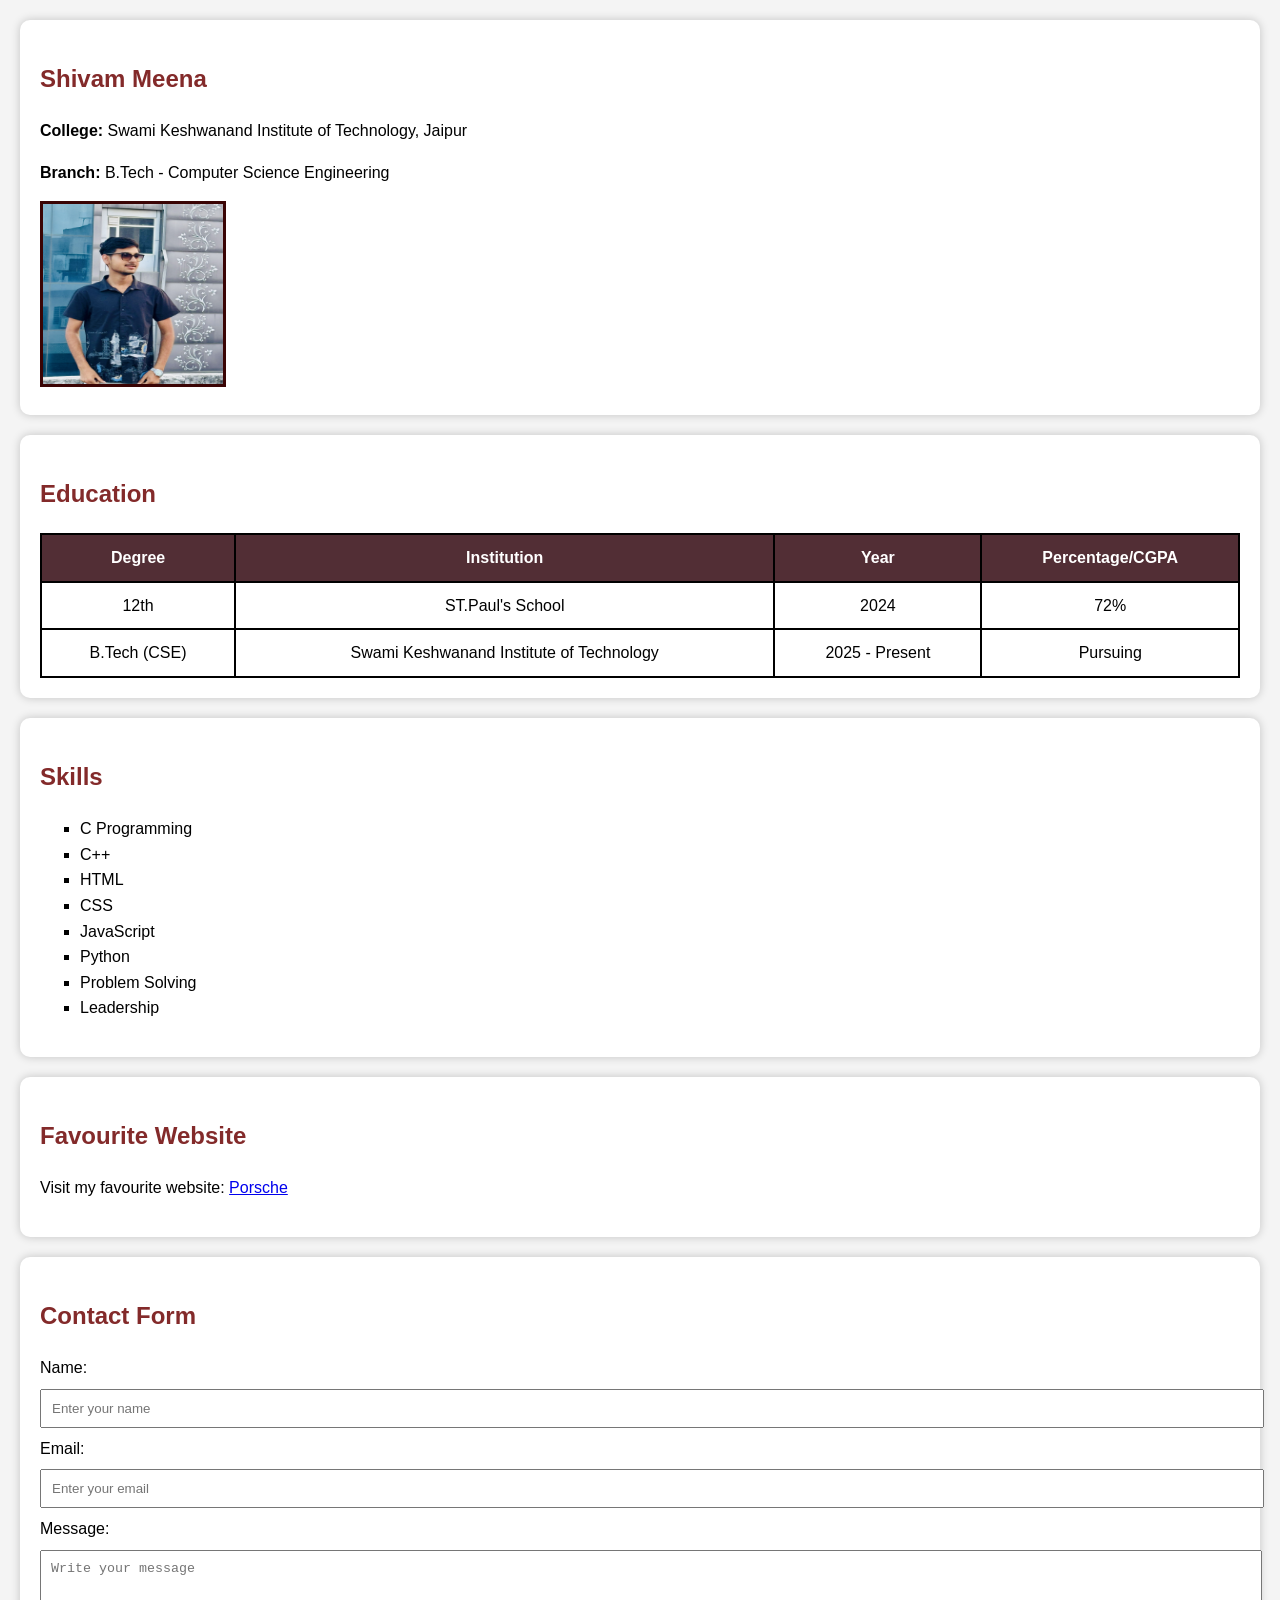
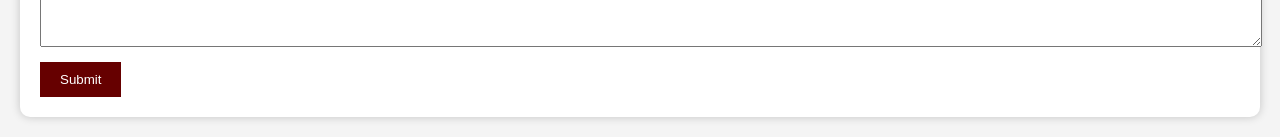
<file: 25ESKCS319/index.html>
<!DOCTYPE html>
<html lang="en">
<head>
    <meta charset="UTF-8">
    <meta name="viewport" content="width=device-width, initial-scale=1.0">
    <title>My Portfolio</title>

    <style>
        body {
            font-family: Arial, sans-serif;
            background-color: #f4f4f4;
            margin: 20px;
            line-height: 1.6;
        }

        section {
            background: white;
            padding: 20px;
            margin-bottom: 20px;
            border-radius: 10px;
            box-shadow: 0px 0px 10px rgba(0,0,0,0.2);
        }

        h1, h2 {
            color: #832a2a;
        }

        img {
            width: 180px;
            height: 180px;
           
            border: 3px solid #3a0404;
        }

        table {
            width: 100%;
            border-collapse: collapse;
            margin-top: 10px;
        }

        table, th, td {
            border: 2px solid black;
        }

        th {
            background-color: #522e35;
            color: white;
        }

        th, td {
            padding: 10px;
            text-align: center;
        }

        ul {
            list-style-type: square;
        }

        form {
            margin-top: 10px;
        }

        input, textarea {
            width: 100%;
            padding: 10px;
            margin: 8px 0;
        }

        button {
            background-color: #660000;
            color: white;
            padding: 10px 20px;
            border: none;
            cursor: pointer;
        }

        button:hover {
            background-color: #751243;
        }
    </style>
</head>

<body>

    <!-- Profile Section -->
    <section>
        <h1>Shivam Meena</h1>

        <p><strong>College:</strong> Swami Keshwanand Institute of Technology, Jaipur</p>

        <p><strong>Branch:</strong> B.Tech - Computer Science Engineering</p>

        <img src="image.jpg" alt="My Profile Photo">
    </section>

    <!-- Education Section -->
    <section>
        <h2>Education</h2>

        <table>
            <tr>
                <th>Degree</th>
                <th>Institution</th>
                <th>Year</th>
                <th>Percentage/CGPA</th>
            </tr>
            <tr>
                <td>12th</td>
                <td>ST.Paul's School</td>
                <td>2024</td>
                <td>72%</td>
            </tr>

            <tr>
                <td>B.Tech (CSE)</td>
                <td>Swami Keshwanand Institute of Technology</td>
                <td>2025 - Present</td>
                <td>Pursuing</td>
            </tr>
        </table>
    </section>

    <!-- Skills Section -->
    <section>
        <h2>Skills</h2>

        <ul>
            <li>C Programming</li>
            <li>C++</li>
            <li>HTML</li>
            <li>CSS</li>
            <li>JavaScript</li>
            <li>Python</li>
            <li>Problem Solving</li>
            
            <li>Leadership</li>
        </ul>
    </section>

    <!-- Favourite Website -->
    <section>
        <h2>Favourite Website</h2>

        <p>
            Visit my favourite website:
            <a href="https://www.porshce.com" target="_blank">
                Porsche
            </a>
        </p>
    </section>

    <!-- Contact Form -->
    <section>
        <h2>Contact Form</h2>

        <form>

            <label>Name:</label>
            <input type="text" placeholder="Enter your name">

            <label>Email:</label>
            <input type="email" placeholder="Enter your email">

            <label>Message:</label>
            <textarea rows="5" placeholder="Write your message"></textarea>

            <button type="submit">Submit</button>

        </form>
    </section>

</body>
</html>
</file>
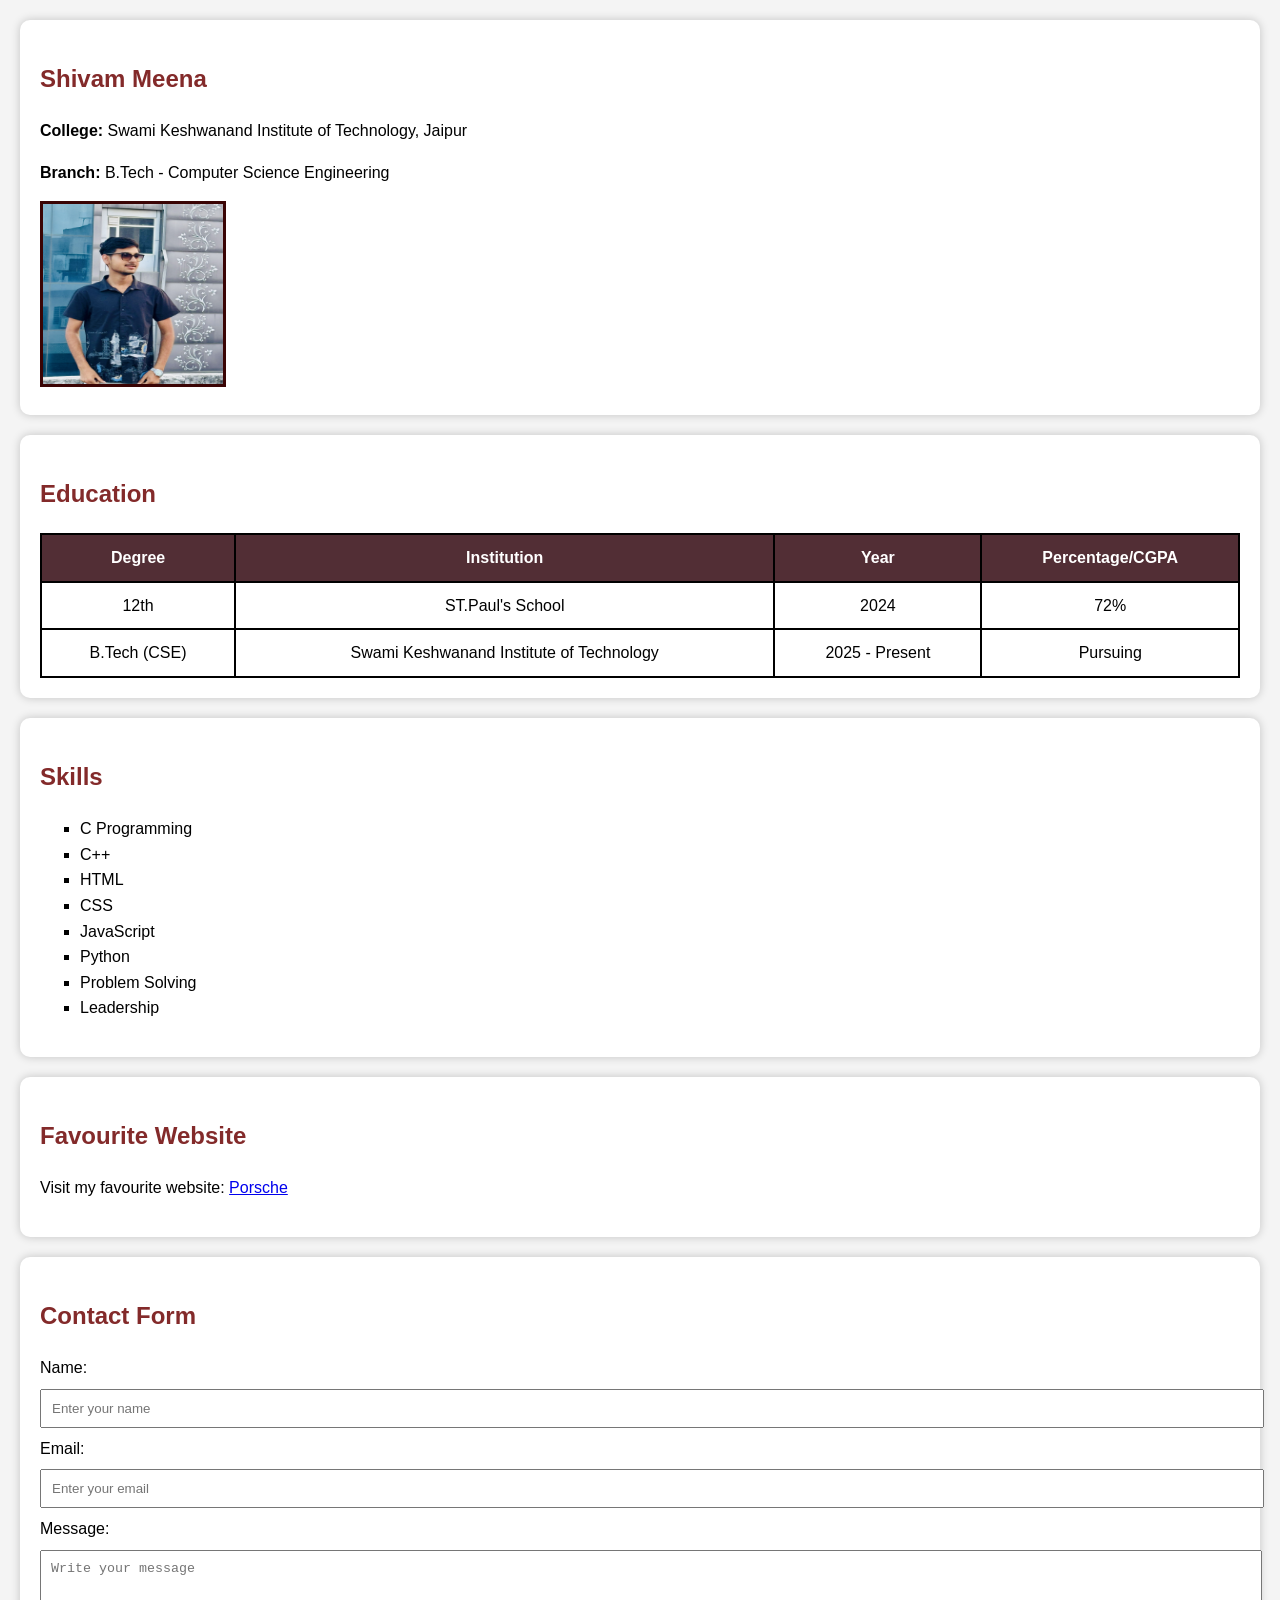
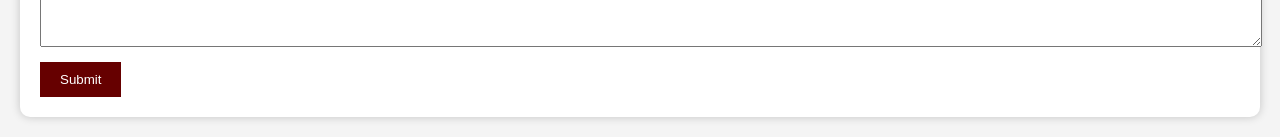
<file: 25ESKCS319/day -1 (s.m)/index.html>
<!DOCTYPE html>
<html lang="en">
<head>
    <meta charset="UTF-8">
    <meta name="viewport" content="width=device-width, initial-scale=1.0">
    <title>My Portfolio</title>

    <style>
        body {
            font-family: Arial, sans-serif;
            background-color: #f4f4f4;
            margin: 20px;
            line-height: 1.6;
        }

        section {
            background: white;
            padding: 20px;
            margin-bottom: 20px;
            border-radius: 10px;
            box-shadow: 0px 0px 10px rgba(0,0,0,0.2);
        }

        h1, h2 {
            color: #832a2a;
        }

        img {
            width: 180px;
            height: 180px;
           
            border: 3px solid #3a0404;
        }

        table {
            width: 100%;
            border-collapse: collapse;
            margin-top: 10px;
        }

        table, th, td {
            border: 2px solid black;
        }

        th {
            background-color: #522e35;
            color: white;
        }

        th, td {
            padding: 10px;
            text-align: center;
        }

        ul {
            list-style-type: square;
        }

        form {
            margin-top: 10px;
        }

        input, textarea {
            width: 100%;
            padding: 10px;
            margin: 8px 0;
        }

        button {
            background-color: #660000;
            color: white;
            padding: 10px 20px;
            border: none;
            cursor: pointer;
        }

        button:hover {
            background-color: #751243;
        }
    </style>
</head>

<body>

    <!-- Profile Section -->
    <section>
        <h1>Shivam Meena</h1>

        <p><strong>College:</strong> Swami Keshwanand Institute of Technology, Jaipur</p>

        <p><strong>Branch:</strong> B.Tech - Computer Science Engineering</p>

        <img src="image.jpg" alt="My Profile Photo">
    </section>

    <!-- Education Section -->
    <section>
        <h2>Education</h2>

        <table>
            <tr>
                <th>Degree</th>
                <th>Institution</th>
                <th>Year</th>
                <th>Percentage/CGPA</th>
            </tr>
            <tr>
                <td>12th</td>
                <td>ST.Paul's School</td>
                <td>2024</td>
                <td>72%</td>
            </tr>

            <tr>
                <td>B.Tech (CSE)</td>
                <td>Swami Keshwanand Institute of Technology</td>
                <td>2025 - Present</td>
                <td>Pursuing</td>
            </tr>
        </table>
    </section>

    <!-- Skills Section -->
    <section>
        <h2>Skills</h2>

        <ul>
            <li>C Programming</li>
            <li>C++</li>
            <li>HTML</li>
            <li>CSS</li>
            <li>JavaScript</li>
            <li>Python</li>
            <li>Problem Solving</li>
            
            <li>Leadership</li>
        </ul>
    </section>

    <!-- Favourite Website -->
    <section>
        <h2>Favourite Website</h2>

        <p>
            Visit my favourite website:
            <a href="https://www.porshce.com" target="_blank">
                Porsche
            </a>
        </p>
    </section>

    <!-- Contact Form -->
    <section>
        <h2>Contact Form</h2>

        <form>

            <label>Name:</label>
            <input type="text" placeholder="Enter your name">

            <label>Email:</label>
            <input type="email" placeholder="Enter your email">

            <label>Message:</label>
            <textarea rows="5" placeholder="Write your message"></textarea>

            <button type="submit">Submit</button>

        </form>
    </section>

</body>
</html>
</file>
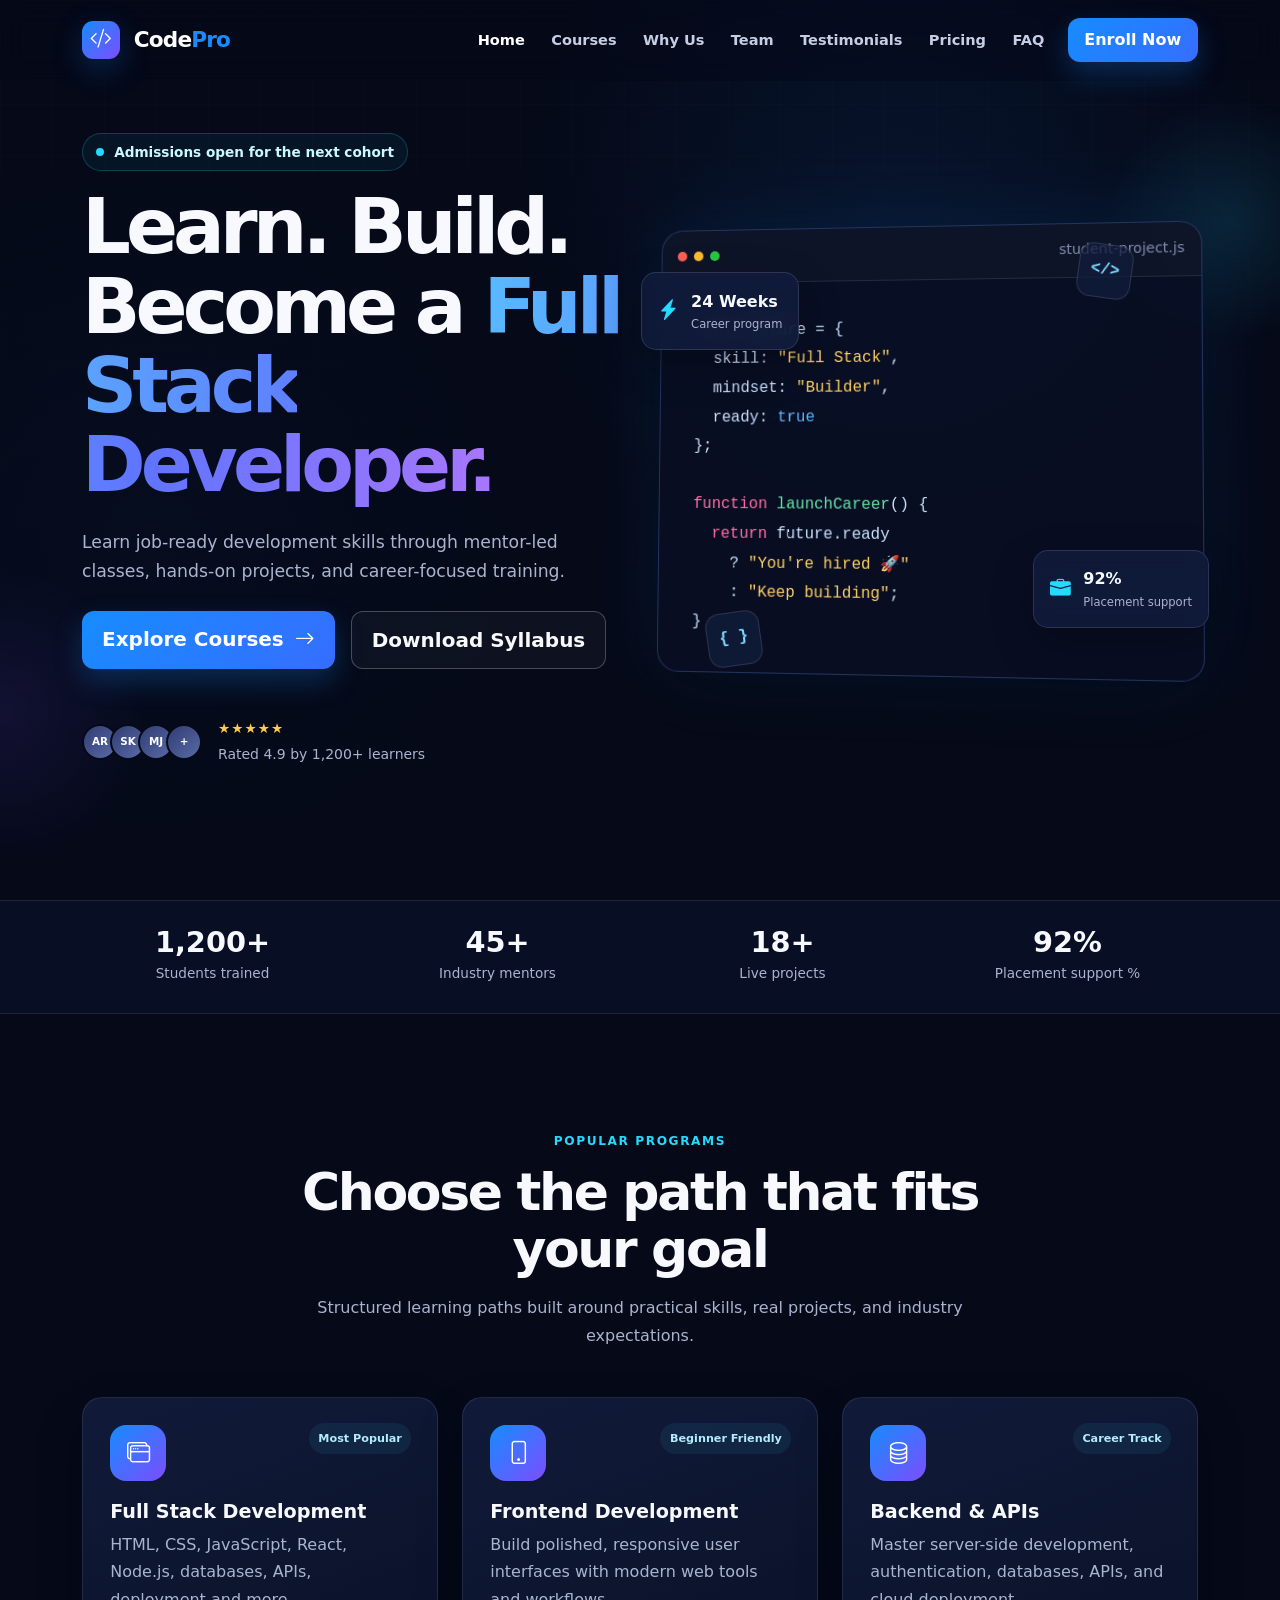
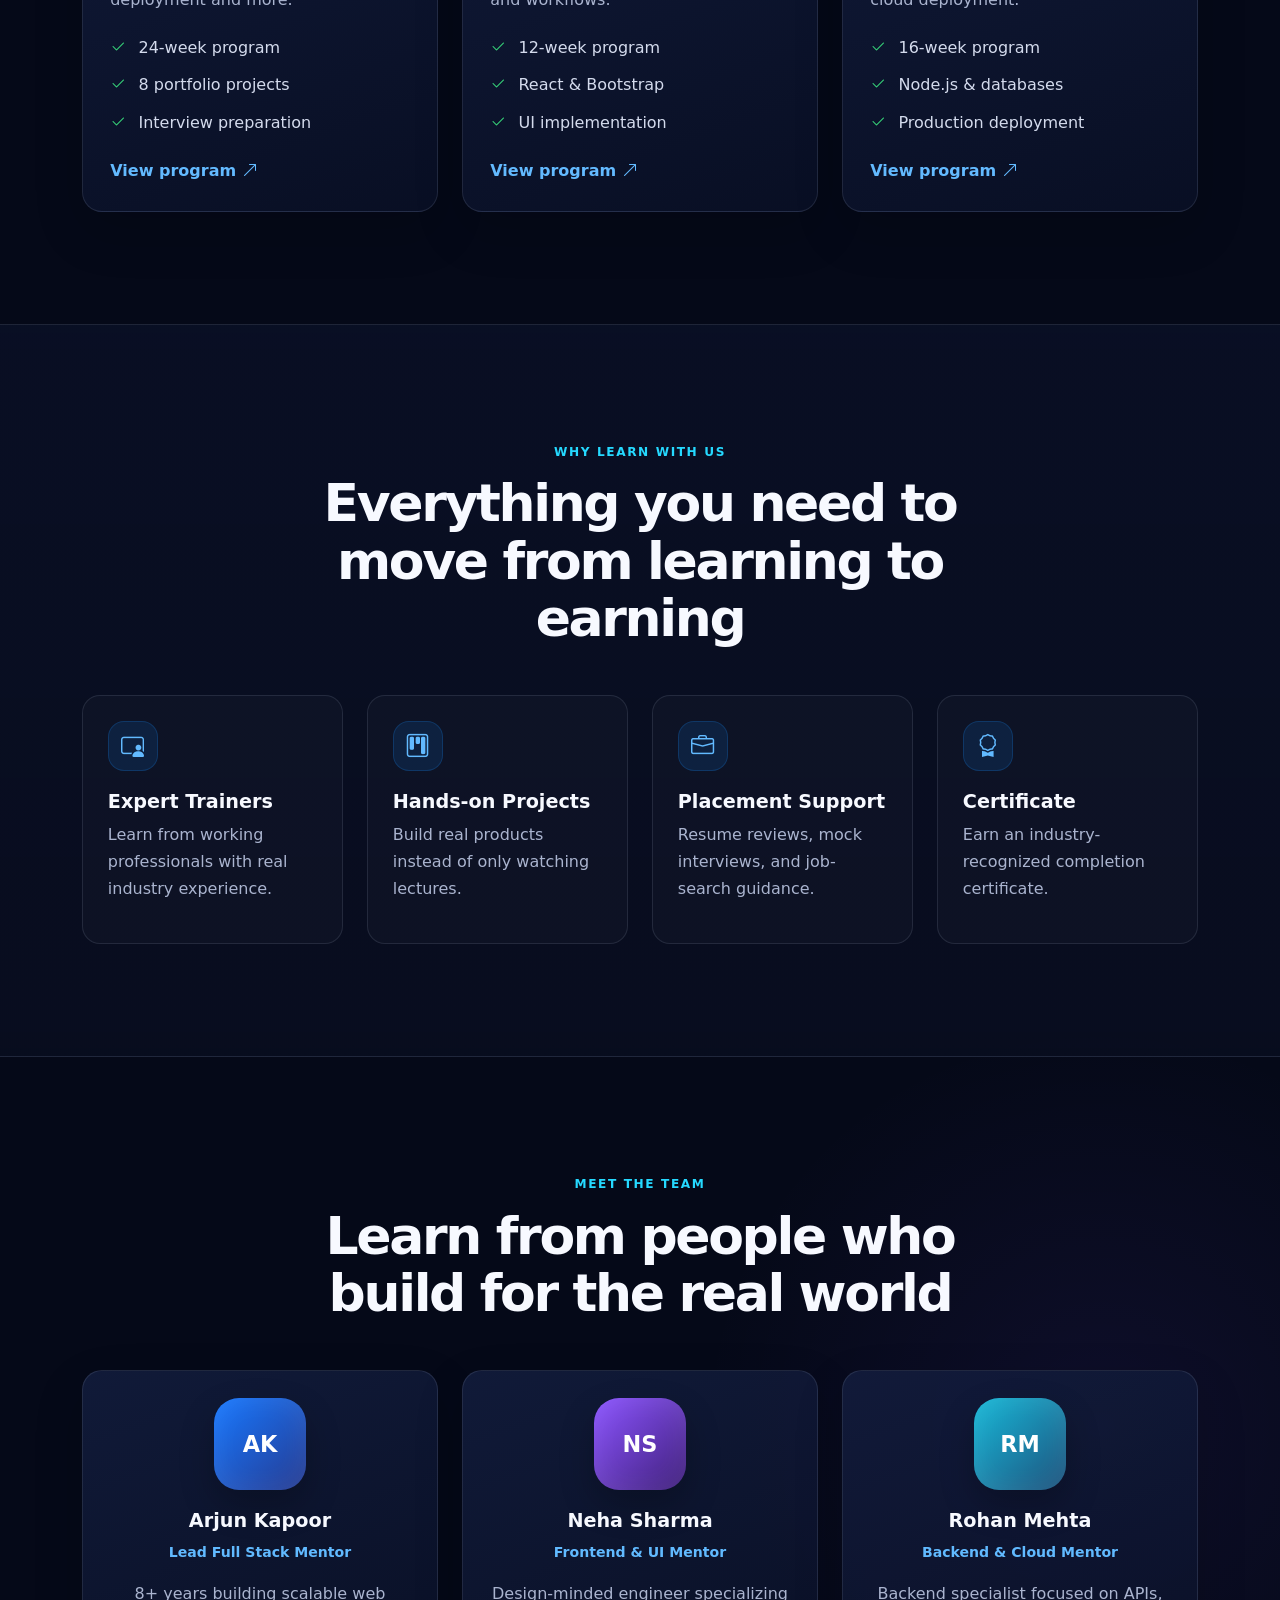
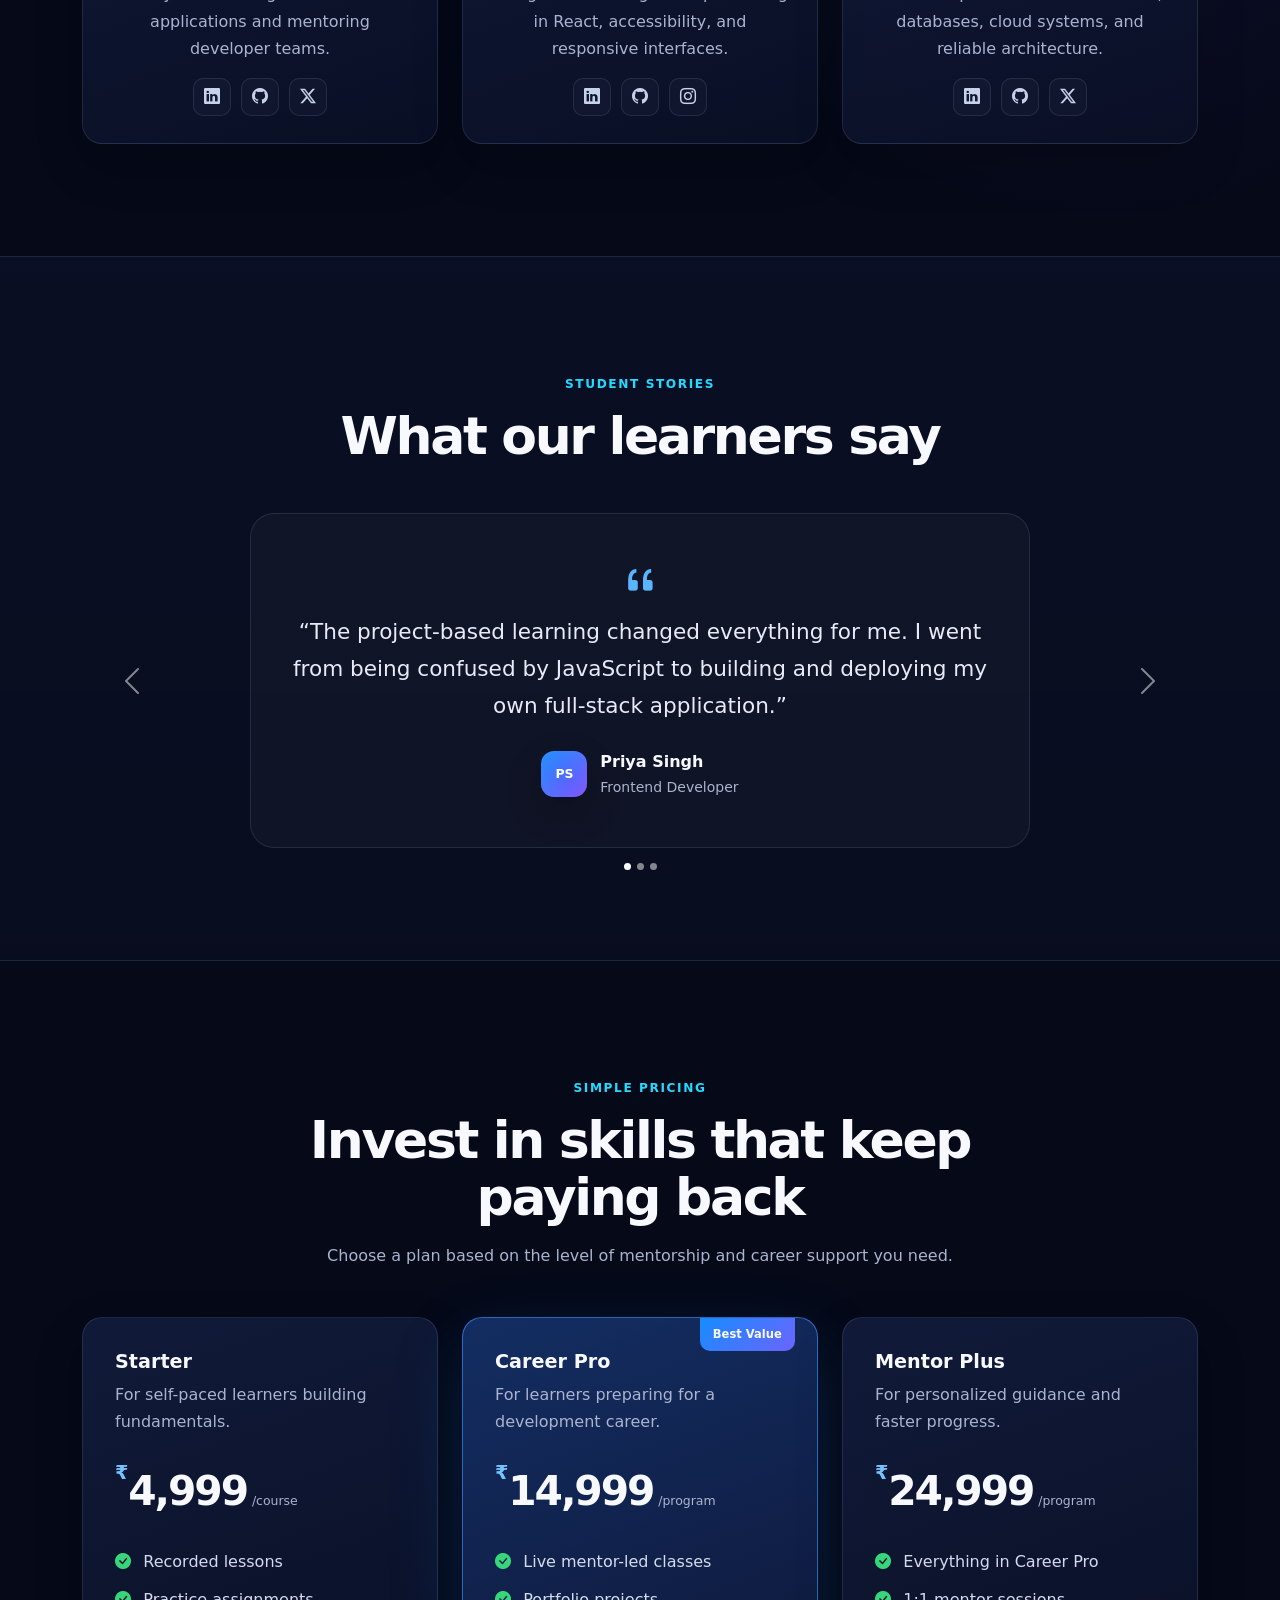
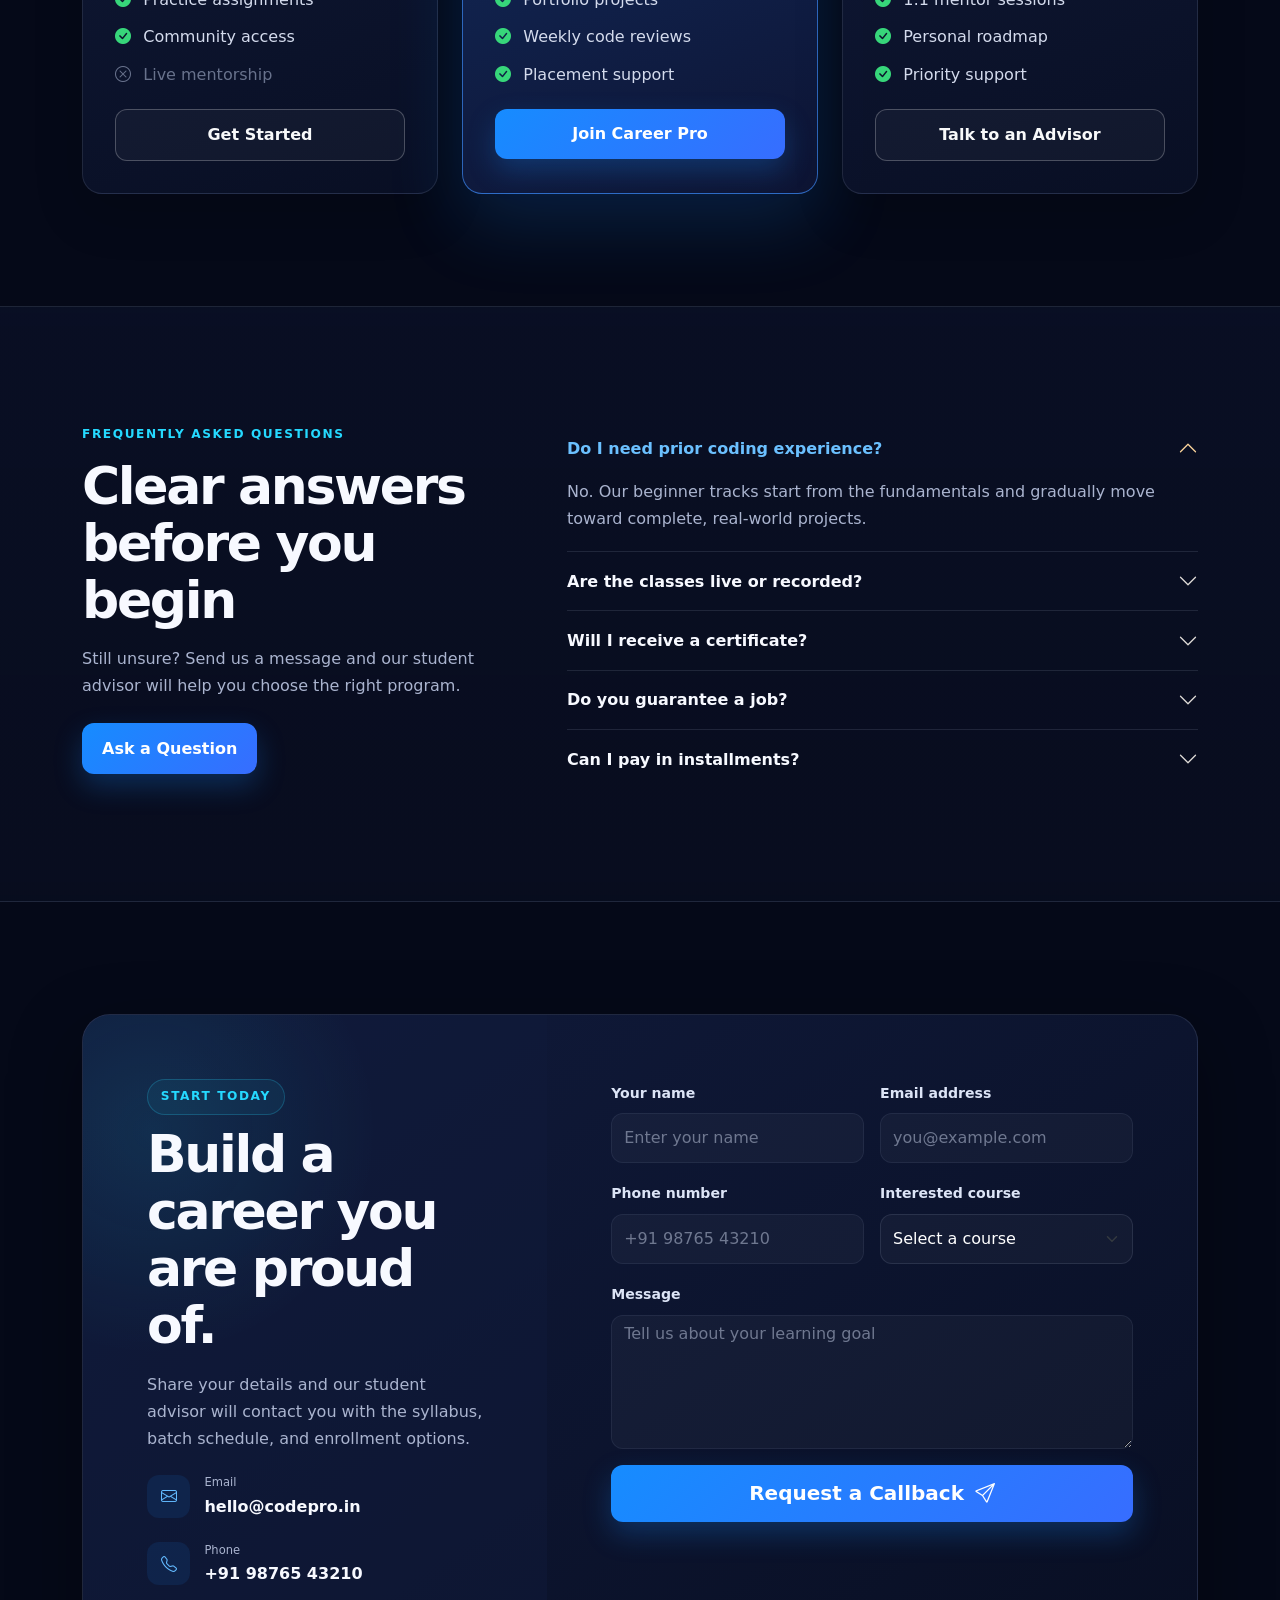
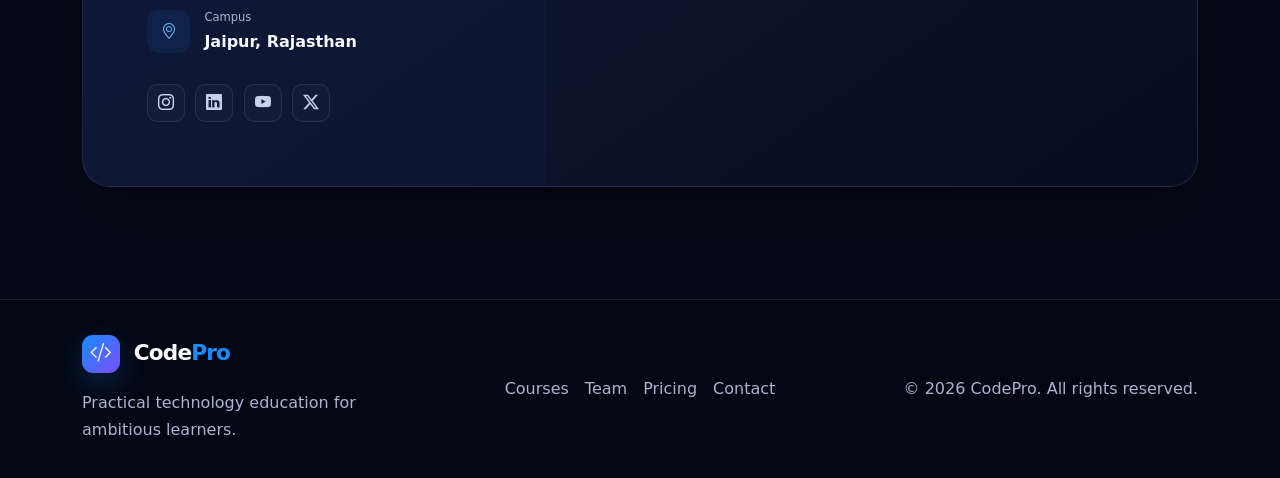
<file: 25ESKCS319/Day-3/Day3_Landing_Page/index.html>
<!doctype html>
<html lang="en">
<head>
  <meta charset="utf-8">
  <meta name="viewport" content="width=device-width, initial-scale=1">
  <meta name="description" content="CodePro — modern full-stack development training institute landing page.">
  <title>CodePro — Build Your Tech Career</title>

  <link rel="preconnect" href="https://cdn.jsdelivr.net">
  <link href="https://cdn.jsdelivr.net/npm/bootstrap@5.3.3/dist/css/bootstrap.min.css" rel="stylesheet">
  <link href="https://cdn.jsdelivr.net/npm/bootstrap-icons@1.11.3/font/bootstrap-icons.min.css" rel="stylesheet">
  <link rel="stylesheet" href="css/style.css">
</head>
<body>
  <nav id="mainNav" class="navbar navbar-expand-lg navbar-dark fixed-top">
    <div class="container">
      <a class="navbar-brand" href="#home" aria-label="CodePro home">
        <span class="brand-mark"><i class="bi bi-code-slash"></i></span>
        Code<span>Pro</span>
      </a>

      <button class="navbar-toggler border-0 shadow-none" type="button"
        data-bs-toggle="collapse" data-bs-target="#navbarMenu"
        aria-controls="navbarMenu" aria-expanded="false" aria-label="Toggle navigation">
        <span class="navbar-toggler-icon"></span>
      </button>

      <div id="navbarMenu" class="collapse navbar-collapse">
        <ul class="navbar-nav ms-auto align-items-lg-center gap-lg-1">
          <li class="nav-item"><a class="nav-link" href="#home">Home</a></li>
          <li class="nav-item"><a class="nav-link" href="#courses">Courses</a></li>
          <li class="nav-item"><a class="nav-link" href="#features">Why Us</a></li>
          <li class="nav-item"><a class="nav-link" href="#team">Team</a></li>
          <li class="nav-item"><a class="nav-link" href="#testimonials">Testimonials</a></li>
          <li class="nav-item"><a class="nav-link" href="#pricing">Pricing</a></li>
          <li class="nav-item"><a class="nav-link" href="#faq">FAQ</a></li>
          <li class="nav-item ms-lg-2">
            <a class="btn btn-primary nav-cta" href="#contact">Enroll Now</a>
          </li>
        </ul>
      </div>
    </div>
  </nav>

  <header id="home" class="hero-section section-anchor">
    <div class="hero-orb hero-orb-one"></div>
    <div class="hero-orb hero-orb-two"></div>

    <div class="container position-relative">
      <div class="row align-items-center min-vh-100 py-5">
        <div class="col-lg-6 pt-5 pt-lg-0 reveal">
          <div class="eyebrow mb-3">
            <span class="pulse-dot"></span>
            Admissions open for the next cohort
          </div>

          <h1>Learn. Build.<br>Become a <span>Full Stack Developer.</span></h1>
          <p class="hero-copy mt-4">
            Learn job-ready development skills through mentor-led classes,
            hands-on projects, and career-focused training.
          </p>

          <div class="d-flex flex-wrap gap-3 mt-4">
            <a href="#courses" class="btn btn-primary btn-lg">
              Explore Courses <i class="bi bi-arrow-right ms-1"></i>
            </a>
            <a href="#contact" class="btn btn-outline-light btn-lg">
              Download Syllabus
            </a>
          </div>

          <div class="hero-trust mt-5">
            <div class="avatar-stack" aria-hidden="true">
              <span>AR</span><span>SK</span><span>MJ</span><span>+</span>
            </div>
            <div>
              <div class="stars">★★★★★</div>
              <small>Rated 4.9 by 1,200+ learners</small>
            </div>
          </div>
        </div>

        <div class="col-lg-6 mt-5 mt-lg-0 reveal">
          <div class="hero-visual">
            <div class="code-window">
              <div class="window-bar">
                <span></span><span></span><span></span>
                <small>student-project.js</small>
              </div>
              <pre><code><span class="code-pink">const</span> future = {
  skill: <span class="code-yellow">"Full Stack"</span>,
  mindset: <span class="code-yellow">"Builder"</span>,
  ready: <span class="code-blue">true</span>
};

<span class="code-pink">function</span> <span class="code-green">launchCareer</span>() {
  <span class="code-pink">return</span> future.ready
    ? <span class="code-yellow">"You're hired 🚀"</span>
    : <span class="code-yellow">"Keep building"</span>;
}</code></pre>
            </div>

            <div class="floating-card card-one">
              <i class="bi bi-lightning-charge-fill"></i>
              <div><strong>24 Weeks</strong><small>Career program</small></div>
            </div>
            <div class="floating-card card-two">
              <i class="bi bi-briefcase-fill"></i>
              <div><strong>92%</strong><small>Placement support</small></div>
            </div>
            <div class="floating-symbol symbol-one">&lt;/&gt;</div>
            <div class="floating-symbol symbol-two">{ }</div>
          </div>
        </div>
      </div>
    </div>
  </header>

  <main>
    <section class="stats-strip">
      <div class="container">
        <div class="row g-4 text-center">
          <div class="col-6 col-lg-3"><strong data-count="1200">0</strong><span>Students trained</span></div>
          <div class="col-6 col-lg-3"><strong data-count="45">0</strong><span>Industry mentors</span></div>
          <div class="col-6 col-lg-3"><strong data-count="18">0</strong><span>Live projects</span></div>
          <div class="col-6 col-lg-3"><strong data-count="92">0</strong><span>Placement support %</span></div>
        </div>
      </div>
    </section>

    <section id="courses" class="section-pad section-anchor">
      <div class="container">
        <div class="section-heading text-center mx-auto reveal">
          <span>Popular Programs</span>
          <h2>Choose the path that fits your goal</h2>
          <p>Structured learning paths built around practical skills, real projects, and industry expectations.</p>
        </div>

        <div class="row g-4 mt-4">
          <div class="col-md-6 col-lg-4 reveal">
            <article class="course-card h-100">
              <div class="course-icon"><i class="bi bi-window-stack"></i></div>
              <span class="badge-soft">Most Popular</span>
              <h3>Full Stack Development</h3>
              <p>HTML, CSS, JavaScript, React, Node.js, databases, APIs, deployment and more.</p>
              <ul>
                <li><i class="bi bi-check2"></i> 24-week program</li>
                <li><i class="bi bi-check2"></i> 8 portfolio projects</li>
                <li><i class="bi bi-check2"></i> Interview preparation</li>
              </ul>
              <a href="#pricing" class="text-link">View program <i class="bi bi-arrow-up-right"></i></a>
            </article>
          </div>

          <div class="col-md-6 col-lg-4 reveal">
            <article class="course-card h-100">
              <div class="course-icon"><i class="bi bi-phone"></i></div>
              <span class="badge-soft">Beginner Friendly</span>
              <h3>Frontend Development</h3>
              <p>Build polished, responsive user interfaces with modern web tools and workflows.</p>
              <ul>
                <li><i class="bi bi-check2"></i> 12-week program</li>
                <li><i class="bi bi-check2"></i> React & Bootstrap</li>
                <li><i class="bi bi-check2"></i> UI implementation</li>
              </ul>
              <a href="#pricing" class="text-link">View program <i class="bi bi-arrow-up-right"></i></a>
            </article>
          </div>

          <div class="col-md-6 col-lg-4 reveal">
            <article class="course-card h-100">
              <div class="course-icon"><i class="bi bi-database"></i></div>
              <span class="badge-soft">Career Track</span>
              <h3>Backend & APIs</h3>
              <p>Master server-side development, authentication, databases, APIs, and cloud deployment.</p>
              <ul>
                <li><i class="bi bi-check2"></i> 16-week program</li>
                <li><i class="bi bi-check2"></i> Node.js & databases</li>
                <li><i class="bi bi-check2"></i> Production deployment</li>
              </ul>
              <a href="#pricing" class="text-link">View program <i class="bi bi-arrow-up-right"></i></a>
            </article>
          </div>
        </div>
      </div>
    </section>

    <section id="features" class="section-pad section-dark section-anchor">
      <div class="container">
        <div class="section-heading text-center mx-auto reveal">
          <span>Why Learn With Us</span>
          <h2>Everything you need to move from learning to earning</h2>
        </div>

        <div class="row g-4 mt-4">
          <div class="col-sm-6 col-lg-3 reveal">
            <div class="feature-card">
              <i class="bi bi-person-video3"></i>
              <h3>Expert Trainers</h3>
              <p>Learn from working professionals with real industry experience.</p>
            </div>
          </div>
          <div class="col-sm-6 col-lg-3 reveal">
            <div class="feature-card">
              <i class="bi bi-kanban"></i>
              <h3>Hands-on Projects</h3>
              <p>Build real products instead of only watching lectures.</p>
            </div>
          </div>
          <div class="col-sm-6 col-lg-3 reveal">
            <div class="feature-card">
              <i class="bi bi-briefcase"></i>
              <h3>Placement Support</h3>
              <p>Resume reviews, mock interviews, and job-search guidance.</p>
            </div>
          </div>
          <div class="col-sm-6 col-lg-3 reveal">
            <div class="feature-card">
              <i class="bi bi-award"></i>
              <h3>Certificate</h3>
              <p>Earn an industry-recognized completion certificate.</p>
            </div>
          </div>
        </div>
      </div>
    </section>

    <section id="team" class="section-pad section-anchor">
      <div class="container">
        <div class="section-heading text-center mx-auto reveal">
          <span>Meet the Team</span>
          <h2>Learn from people who build for the real world</h2>
        </div>

        <div class="row g-4 mt-4 justify-content-center">
          <div class="col-md-6 col-lg-4 reveal">
            <article class="team-card">
              <div class="team-avatar avatar-blue">AK</div>
              <h3>Arjun Kapoor</h3>
              <p class="role">Lead Full Stack Mentor</p>
              <p>8+ years building scalable web applications and mentoring developer teams.</p>
              <div class="social-links">
                <a href="#" aria-label="LinkedIn"><i class="bi bi-linkedin"></i></a>
                <a href="#" aria-label="GitHub"><i class="bi bi-github"></i></a>
                <a href="#" aria-label="Twitter"><i class="bi bi-twitter-x"></i></a>
              </div>
            </article>
          </div>

          <div class="col-md-6 col-lg-4 reveal">
            <article class="team-card">
              <div class="team-avatar avatar-purple">NS</div>
              <h3>Neha Sharma</h3>
              <p class="role">Frontend & UI Mentor</p>
              <p>Design-minded engineer specializing in React, accessibility, and responsive interfaces.</p>
              <div class="social-links">
                <a href="#" aria-label="LinkedIn"><i class="bi bi-linkedin"></i></a>
                <a href="#" aria-label="GitHub"><i class="bi bi-github"></i></a>
                <a href="#" aria-label="Instagram"><i class="bi bi-instagram"></i></a>
              </div>
            </article>
          </div>

          <div class="col-md-6 col-lg-4 reveal">
            <article class="team-card">
              <div class="team-avatar avatar-cyan">RM</div>
              <h3>Rohan Mehta</h3>
              <p class="role">Backend & Cloud Mentor</p>
              <p>Backend specialist focused on APIs, databases, cloud systems, and reliable architecture.</p>
              <div class="social-links">
                <a href="#" aria-label="LinkedIn"><i class="bi bi-linkedin"></i></a>
                <a href="#" aria-label="GitHub"><i class="bi bi-github"></i></a>
                <a href="#" aria-label="Twitter"><i class="bi bi-twitter-x"></i></a>
              </div>
            </article>
          </div>
        </div>
      </div>
    </section>

    <section id="testimonials" class="section-pad section-dark section-anchor">
      <div class="container">
        <div class="section-heading text-center mx-auto reveal">
          <span>Student Stories</span>
          <h2>What our learners say</h2>
        </div>

        <div id="testimonialCarousel" class="carousel slide mt-5 reveal" data-bs-ride="carousel">
          <div class="carousel-indicators">
            <button type="button" data-bs-target="#testimonialCarousel" data-bs-slide-to="0" class="active" aria-current="true" aria-label="Testimonial 1"></button>
            <button type="button" data-bs-target="#testimonialCarousel" data-bs-slide-to="1" aria-label="Testimonial 2"></button>
            <button type="button" data-bs-target="#testimonialCarousel" data-bs-slide-to="2" aria-label="Testimonial 3"></button>
          </div>
          <div class="carousel-inner">
            <div class="carousel-item active">
              <div class="testimonial-card mx-auto">
                <div class="quote-icon"><i class="bi bi-quote"></i></div>
                <p>“The project-based learning changed everything for me. I went from being confused by JavaScript to building and deploying my own full-stack application.”</p>
                <div class="testimonial-author">
                  <div class="mini-avatar">PS</div>
                  <div><strong>Priya Singh</strong><small>Frontend Developer</small></div>
                </div>
              </div>
            </div>
            <div class="carousel-item">
              <div class="testimonial-card mx-auto">
                <div class="quote-icon"><i class="bi bi-quote"></i></div>
                <p>“The mentors explain difficult concepts in a practical way. The mock interviews and resume feedback helped me feel genuinely ready for job applications.”</p>
                <div class="testimonial-author">
                  <div class="mini-avatar">VT</div>
                  <div><strong>Varun Tiwari</strong><small>Junior Software Engineer</small></div>
                </div>
              </div>
            </div>
            <div class="carousel-item">
              <div class="testimonial-card mx-auto">
                <div class="quote-icon"><i class="bi bi-quote"></i></div>
                <p>“I loved the community and weekly code reviews. I now have a portfolio I am proud to show, and I finally understand how real development teams work.”</p>
                <div class="testimonial-author">
                  <div class="mini-avatar">AM</div>
                  <div><strong>Aisha Malik</strong><small>Full Stack Intern</small></div>
                </div>
              </div>
            </div>
          </div>
          <button class="carousel-control-prev" type="button" data-bs-target="#testimonialCarousel" data-bs-slide="prev">
            <span class="carousel-control-prev-icon" aria-hidden="true"></span><span class="visually-hidden">Previous</span>
          </button>
          <button class="carousel-control-next" type="button" data-bs-target="#testimonialCarousel" data-bs-slide="next">
            <span class="carousel-control-next-icon" aria-hidden="true"></span><span class="visually-hidden">Next</span>
          </button>
        </div>
      </div>
    </section>

    <section id="pricing" class="section-pad section-anchor">
      <div class="container">
        <div class="section-heading text-center mx-auto reveal">
          <span>Simple Pricing</span>
          <h2>Invest in skills that keep paying back</h2>
          <p>Choose a plan based on the level of mentorship and career support you need.</p>
        </div>

        <div class="row g-4 mt-4 justify-content-center align-items-stretch">
          <div class="col-md-6 col-lg-4 reveal">
            <article class="price-card h-100">
              <h3>Starter</h3>
              <p>For self-paced learners building fundamentals.</p>
              <div class="price"><span>₹</span>4,999<small>/course</small></div>
              <ul>
                <li><i class="bi bi-check-circle-fill"></i> Recorded lessons</li>
                <li><i class="bi bi-check-circle-fill"></i> Practice assignments</li>
                <li><i class="bi bi-check-circle-fill"></i> Community access</li>
                <li class="muted"><i class="bi bi-x-circle"></i> Live mentorship</li>
              </ul>
              <a href="#contact" class="btn btn-outline-light w-100">Get Started</a>
            </article>
          </div>

          <div class="col-md-6 col-lg-4 reveal">
            <article class="price-card featured h-100">
              <div class="popular-label">Best Value</div>
              <h3>Career Pro</h3>
              <p>For learners preparing for a development career.</p>
              <div class="price"><span>₹</span>14,999<small>/program</small></div>
              <ul>
                <li><i class="bi bi-check-circle-fill"></i> Live mentor-led classes</li>
                <li><i class="bi bi-check-circle-fill"></i> Portfolio projects</li>
                <li><i class="bi bi-check-circle-fill"></i> Weekly code reviews</li>
                <li><i class="bi bi-check-circle-fill"></i> Placement support</li>
              </ul>
              <a href="#contact" class="btn btn-primary w-100">Join Career Pro</a>
            </article>
          </div>

          <div class="col-md-6 col-lg-4 reveal">
            <article class="price-card h-100">
              <h3>Mentor Plus</h3>
              <p>For personalized guidance and faster progress.</p>
              <div class="price"><span>₹</span>24,999<small>/program</small></div>
              <ul>
                <li><i class="bi bi-check-circle-fill"></i> Everything in Career Pro</li>
                <li><i class="bi bi-check-circle-fill"></i> 1:1 mentor sessions</li>
                <li><i class="bi bi-check-circle-fill"></i> Personal roadmap</li>
                <li><i class="bi bi-check-circle-fill"></i> Priority support</li>
              </ul>
              <a href="#contact" class="btn btn-outline-light w-100">Talk to an Advisor</a>
            </article>
          </div>
        </div>
      </div>
    </section>

    <section id="faq" class="section-pad section-dark section-anchor">
      <div class="container">
        <div class="row g-5 align-items-start">
          <div class="col-lg-5 reveal">
            <div class="section-heading">
              <span>Frequently Asked Questions</span>
              <h2>Clear answers before you begin</h2>
              <p>Still unsure? Send us a message and our student advisor will help you choose the right program.</p>
              <a href="#contact" class="btn btn-primary mt-2">Ask a Question</a>
            </div>
          </div>

          <div class="col-lg-7 reveal">
            <div class="accordion accordion-flush" id="faqAccordion">
              <div class="accordion-item">
                <h3 class="accordion-header">
                  <button class="accordion-button" type="button" data-bs-toggle="collapse" data-bs-target="#faqOne">
                    Do I need prior coding experience?
                  </button>
                </h3>
                <div id="faqOne" class="accordion-collapse collapse show" data-bs-parent="#faqAccordion">
                  <div class="accordion-body">No. Our beginner tracks start from the fundamentals and gradually move toward complete, real-world projects.</div>
                </div>
              </div>
              <div class="accordion-item">
                <h3 class="accordion-header">
                  <button class="accordion-button collapsed" type="button" data-bs-toggle="collapse" data-bs-target="#faqTwo">
                    Are the classes live or recorded?
                  </button>
                </h3>
                <div id="faqTwo" class="accordion-collapse collapse" data-bs-parent="#faqAccordion">
                  <div class="accordion-body">Career Pro and Mentor Plus include live classes. Session recordings are also provided for revision.</div>
                </div>
              </div>
              <div class="accordion-item">
                <h3 class="accordion-header">
                  <button class="accordion-button collapsed" type="button" data-bs-toggle="collapse" data-bs-target="#faqThree">
                    Will I receive a certificate?
                  </button>
                </h3>
                <div id="faqThree" class="accordion-collapse collapse" data-bs-parent="#faqAccordion">
                  <div class="accordion-body">Yes. Learners who complete the required projects and assessments receive a program completion certificate.</div>
                </div>
              </div>
              <div class="accordion-item">
                <h3 class="accordion-header">
                  <button class="accordion-button collapsed" type="button" data-bs-toggle="collapse" data-bs-target="#faqFour">
                    Do you guarantee a job?
                  </button>
                </h3>
                <div id="faqFour" class="accordion-collapse collapse" data-bs-parent="#faqAccordion">
                  <div class="accordion-body">We do not promise guaranteed employment, but we provide structured placement support, interview practice, resume reviews, and job-search guidance.</div>
                </div>
              </div>
              <div class="accordion-item">
                <h3 class="accordion-header">
                  <button class="accordion-button collapsed" type="button" data-bs-toggle="collapse" data-bs-target="#faqFive">
                    Can I pay in installments?
                  </button>
                </h3>
                <div id="faqFive" class="accordion-collapse collapse" data-bs-parent="#faqAccordion">
                  <div class="accordion-body">Yes. Flexible installment options are available for eligible programs. Contact our advisor for current terms.</div>
                </div>
              </div>
            </div>
          </div>
        </div>
      </div>
    </section>

    <section id="contact" class="section-pad section-anchor">
      <div class="container">
        <div class="contact-shell reveal">
          <div class="row g-0">
            <div class="col-lg-5 contact-info">
              <span class="section-kicker">Start Today</span>
              <h2>Build a career you are proud of.</h2>
              <p>Share your details and our student advisor will contact you with the syllabus, batch schedule, and enrollment options.</p>

              <div class="contact-item">
                <i class="bi bi-envelope"></i>
                <div><small>Email</small><strong>hello@codepro.in</strong></div>
              </div>
              <div class="contact-item">
                <i class="bi bi-telephone"></i>
                <div><small>Phone</small><strong>+91 98765 43210</strong></div>
              </div>
              <div class="contact-item">
                <i class="bi bi-geo-alt"></i>
                <div><small>Campus</small><strong>Jaipur, Rajasthan</strong></div>
              </div>

              <div class="social-links contact-social">
                <a href="#" aria-label="Instagram"><i class="bi bi-instagram"></i></a>
                <a href="#" aria-label="LinkedIn"><i class="bi bi-linkedin"></i></a>
                <a href="#" aria-label="YouTube"><i class="bi bi-youtube"></i></a>
                <a href="#" aria-label="Twitter"><i class="bi bi-twitter-x"></i></a>
              </div>
            </div>

            <div class="col-lg-7 contact-form-wrap">
              <form id="contactForm" novalidate>
                <div class="row g-3">
                  <div class="col-md-6">
                    <label for="name" class="form-label">Your name</label>
                    <input id="name" name="name" class="form-control" type="text" placeholder="Enter your name" required>
                    <div class="invalid-feedback">Please enter your name.</div>
                  </div>
                  <div class="col-md-6">
                    <label for="email" class="form-label">Email address</label>
                    <input id="email" name="email" class="form-control" type="email" placeholder="you@example.com" required>
                    <div class="invalid-feedback">Please enter a valid email.</div>
                  </div>
                  <div class="col-md-6">
                    <label for="phone" class="form-label">Phone number</label>
                    <input id="phone" name="phone" class="form-control" type="tel" placeholder="+91 98765 43210" required>
                    <div class="invalid-feedback">Please enter your phone number.</div>
                  </div>
                  <div class="col-md-6">
                    <label for="course" class="form-label">Interested course</label>
                    <select id="course" name="course" class="form-select" required>
                      <option value="" selected disabled>Select a course</option>
                      <option>Full Stack Development</option>
                      <option>Frontend Development</option>
                      <option>Backend & APIs</option>
                    </select>
                    <div class="invalid-feedback">Please select a course.</div>
                  </div>
                  <div class="col-12">
                    <label for="message" class="form-label">Message</label>
                    <textarea id="message" name="message" class="form-control" rows="5" placeholder="Tell us about your learning goal"></textarea>
                  </div>
                  <div class="col-12">
                    <button class="btn btn-primary btn-lg w-100" type="submit">
                      Request a Callback <i class="bi bi-send ms-1"></i>
                    </button>
                  </div>
                </div>
              </form>

              <div id="formSuccess" class="success-message d-none" role="status">
                <i class="bi bi-check-circle-fill"></i>
                <h3>Thanks! Your request is received.</h3>
                <p>Our advisor will contact you shortly.</p>
                <button id="sendAnother" class="btn btn-outline-light">Send another message</button>
              </div>
            </div>
          </div>
        </div>
      </div>
    </section>
  </main>

  <footer>
    <div class="container">
      <div class="row g-4 align-items-center">
        <div class="col-lg-4">
          <a class="navbar-brand" href="#home">
            <span class="brand-mark"><i class="bi bi-code-slash"></i></span>
            Code<span>Pro</span>
          </a>
          <p class="mt-3 mb-0">Practical technology education for ambitious learners.</p>
        </div>
        <div class="col-lg-4">
          <div class="footer-links justify-content-lg-center">
            <a href="#courses">Courses</a><a href="#team">Team</a><a href="#pricing">Pricing</a><a href="#contact">Contact</a>
          </div>
        </div>
        <div class="col-lg-4 text-lg-end">
          <p class="mb-0">© <span id="year"></span> CodePro. All rights reserved.</p>
        </div>
      </div>
    </div>
  </footer>

  <button id="backToTop" aria-label="Back to top"><i class="bi bi-arrow-up"></i></button>

  <script src="https://cdn.jsdelivr.net/npm/bootstrap@5.3.3/dist/js/bootstrap.bundle.min.js"></script>
  <script src="js/script.js"></script>
</body>
</html>
</file>
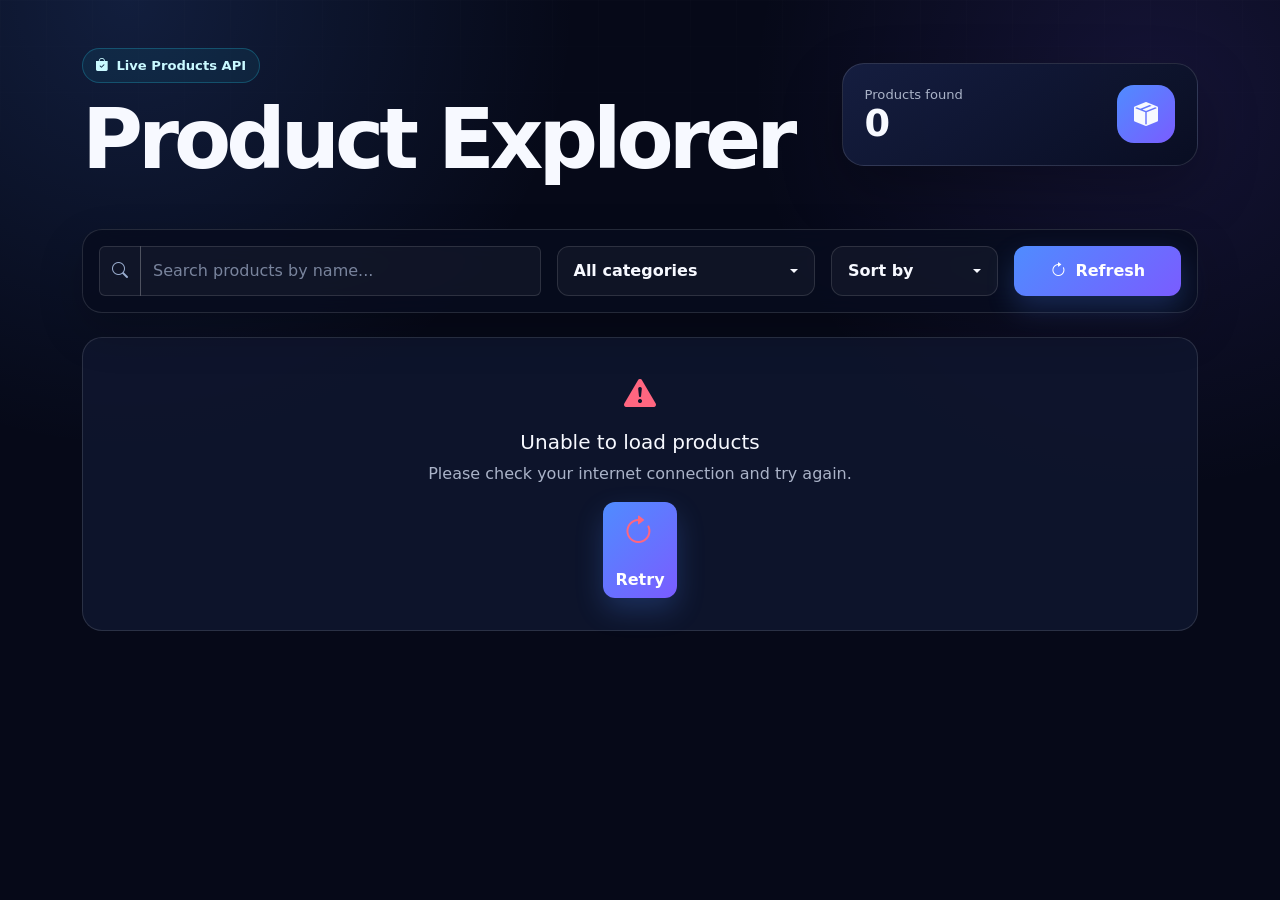
<file: 25ESKCS319/Day-6/Day6_Product_API_Directory/product_directory_fixed/index.html>
<!DOCTYPE html>
<html lang="en">
<head>
  <meta charset="UTF-8" />
  <meta name="viewport" content="width=device-width, initial-scale=1.0" />
  <meta name="description" content="Responsive product directory powered by the DummyJSON Products API." />
  <title>Product Explorer</title>

  <link href="https://cdn.jsdelivr.net/npm/bootstrap@5.3.3/dist/css/bootstrap.min.css" rel="stylesheet">
  <link href="https://cdn.jsdelivr.net/npm/bootstrap-icons@1.11.3/font/bootstrap-icons.min.css" rel="stylesheet">
  <link rel="stylesheet" href="css/style.css">
</head>
<body>
  <header class="hero">
    <div class="container py-5">
      <div class="row align-items-center g-4">
        <div class="col-lg-8">
          <span class="eyebrow"><i class="bi bi-bag-check-fill"></i> Live Products API</span>
          <h1 class="mt-3">Product Explorer</h1>
        </div>
        <div class="col-lg-4">
          <div class="count-card">
            <div>
              <span>Products found</span>
              <strong id="productCount">0</strong>
            </div>
            <i class="bi bi-box-seam-fill"></i>
          </div>
        </div>
      </div>
    </div>
  </header>

  <main class="container pb-5">
    <section class="toolbar">
      <div class="row g-3">
        <div class="col-lg-5">
          <div class="input-group">
            <span class="input-group-text"><i class="bi bi-search"></i></span>
            <input id="searchInput" type="search" class="form-control" placeholder="Search products by name...">
          </div>
        </div>

        <div class="col-md-4 col-lg-3">
          <div class="dropdown custom-select">
            <button
              id="categoryButton"
              class="btn custom-select-button dropdown-toggle w-100"
              type="button"
              data-bs-toggle="dropdown"
              aria-expanded="false">
              <span>All categories</span>
            </button>
            <ul id="categoryMenu" class="dropdown-menu custom-select-menu w-100">
              <li><button class="dropdown-item active" type="button" data-value="all">All categories</button></li>
            </ul>
          </div>
        </div>

        <div class="col-md-4 col-lg-2">
          <div class="dropdown custom-select">
            <button
              id="sortButton"
              class="btn custom-select-button dropdown-toggle w-100"
              type="button"
              data-bs-toggle="dropdown"
              aria-expanded="false">
              <span>Sort by</span>
            </button>
            <ul id="sortMenu" class="dropdown-menu custom-select-menu w-100">
              <li><button class="dropdown-item active" type="button" data-value="default">Sort by</button></li>
              <li><button class="dropdown-item" type="button" data-value="name-az">Name A-Z</button></li>
              <li><button class="dropdown-item" type="button" data-value="name-za">Name Z-A</button></li>
              <li><button class="dropdown-item" type="button" data-value="price-low">Price: Low to High</button></li>
              <li><button class="dropdown-item" type="button" data-value="price-high">Price: High to Low</button></li>
              <li><button class="dropdown-item" type="button" data-value="rating-high">Rating: High to Low</button></li>
            </ul>
          </div>
        </div>

        <div class="col-md-4 col-lg-2 d-grid">
          <button id="refreshBtn" class="btn btn-primary">
            <i class="bi bi-arrow-clockwise me-1"></i> Refresh
          </button>
        </div>
      </div>
    </section>

    <section id="statusArea" class="mt-4" aria-live="polite"></section>
    <section id="productsGrid" class="row g-4 mt-1"></section>
  </main>

  <template id="productTemplate">
    <div class="col-sm-6 col-lg-4 col-xl-3 product-column">
      <article class="product-card h-100">
        <div class="image-wrap">
          <img class="product-image" alt="">
          <span class="discount-badge"></span>
        </div>

        <div class="card-body-custom">
          <span class="category-badge"></span>
          <h2 class="product-title"></h2>
          <p class="product-description"></p>

          <div class="rating-row">
            <div class="stars"></div>
            <span class="rating-value"></span>
          </div>

          <div class="price-row">
            <div>
              <strong class="price"></strong>
              <span class="old-price"></span>
            </div>
            <span class="stock-badge"></span>
          </div>

          <button class="btn btn-outline-light w-100 view-btn" data-bs-toggle="modal" data-bs-target="#productModal">
            View Details
          </button>
        </div>
      </article>
    </div>
  </template>

  <div class="modal fade" id="productModal" tabindex="-1" aria-hidden="true">
    <div class="modal-dialog modal-dialog-centered modal-lg">
      <div class="modal-content">
        <div class="modal-header border-0">
          <h2 class="modal-title h4" id="modalTitle"></h2>
          <button type="button" class="btn-close btn-close-white" data-bs-dismiss="modal"></button>
        </div>
        <div class="modal-body">
          <div class="row g-4 align-items-center">
            <div class="col-md-5">
              <img id="modalImage" class="img-fluid rounded-4" alt="">
            </div>
            <div class="col-md-7">
              <span id="modalCategory" class="category-badge"></span>
              <p id="modalDescription" class="mt-3"></p>
              <div class="modal-info">
                <p><strong>Brand:</strong> <span id="modalBrand"></span></p>
                <p><strong>Rating:</strong> <span id="modalRating"></span></p>
                <p><strong>Stock:</strong> <span id="modalStock"></span></p>
                <p><strong>Price:</strong> <span id="modalPrice"></span></p>
              </div>
            </div>
          </div>
        </div>
      </div>
    </div>
  </div>

  <script src="https://cdn.jsdelivr.net/npm/bootstrap@5.3.3/dist/js/bootstrap.bundle.min.js"></script>
  <script src="js/script.js"></script>
</body>
</html>
</file>
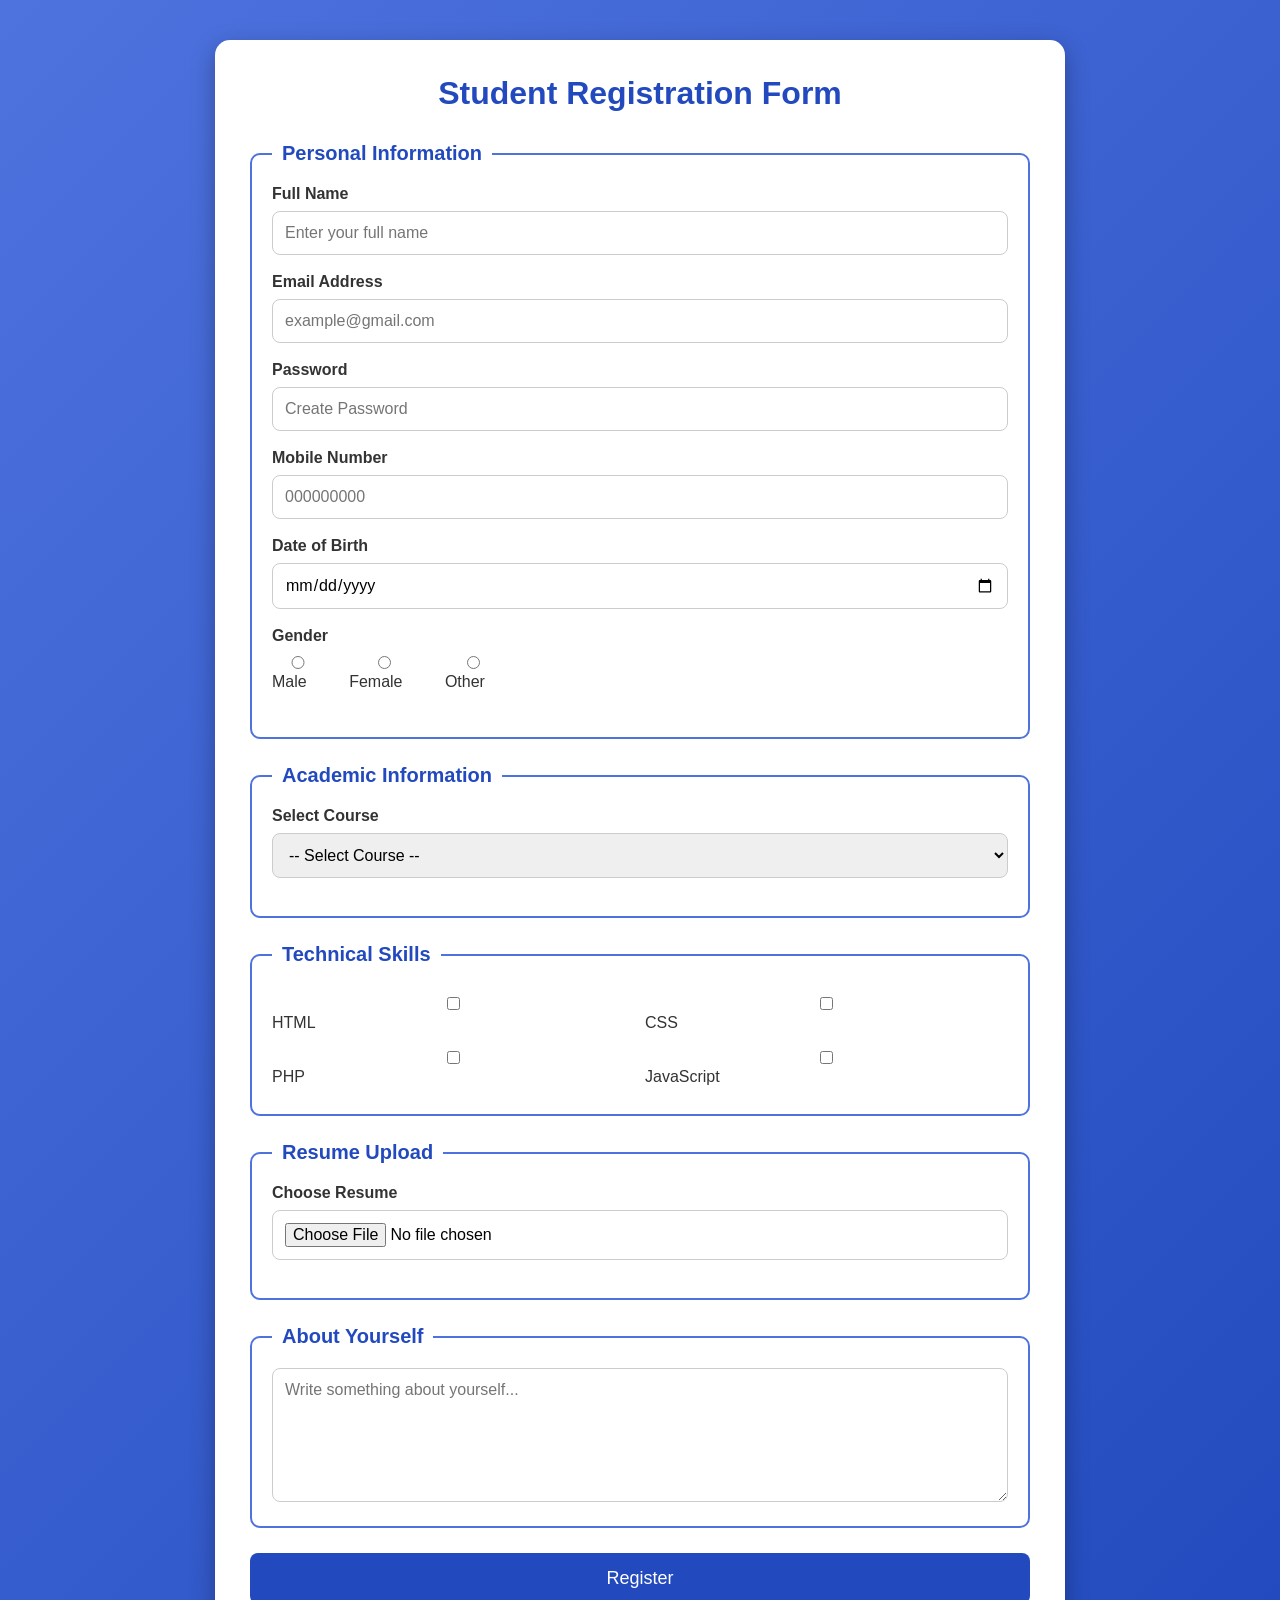
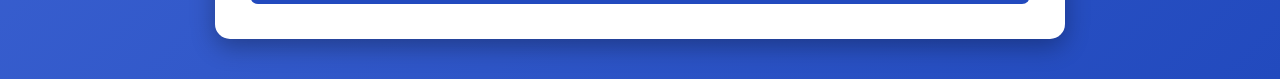
<file: 25ESKCS319/day 2(s.m)/form.html>
<!DOCTYPE html>
<html lang="en">
<head>
<meta charset="UTF-8">
<meta name="viewport" content="width=device-width, initial-scale=1.0">

<title>Student Registration Form</title>

<style>

*{
    margin:0;
    padding:0;
    box-sizing:border-box;
    font-family:Arial, Helvetica, sans-serif;
}

body{
    background:linear-gradient(135deg,#4e73df,#224abe);
    display:flex;
    justify-content:center;
    align-items:center;
    min-height:100vh;
    padding:40px;
}

.container{
    width:850px;
    background:white;
    border-radius:15px;
    box-shadow:0px 8px 25px rgba(0,0,0,0.3);
    padding:35px;
}

h1{
    text-align:center;
    color:#224abe;
    margin-bottom:30px;
}

fieldset{
    border:2px solid #4e73df;
    border-radius:10px;
    padding:20px;
    margin-bottom:25px;
}

legend{
    color:#224abe;
    font-size:20px;
    font-weight:bold;
    padding:0 10px;
}

.form-group{
    margin-bottom:18px;
}

label{
    display:block;
    font-weight:bold;
    margin-bottom:8px;
    color:#333;
}

input,
select,
textarea{
    width:100%;
    padding:12px;
    border:1px solid #ccc;
    border-radius:8px;
    font-size:16px;
    transition:0.3s;
}

input:focus,
select:focus,
textarea:focus{
    outline:none;
    border-color:#224abe;
    box-shadow:0 0 8px rgba(34,75,190,.4);
}

.gender{
    display:flex;
    gap:25px;
    margin-top:10px;
}

.gender label{
    font-weight:normal;
}

.skills{
    display:grid;
    grid-template-columns:repeat(2,1fr);
    gap:10px;
    margin-top:10px;
}

.skills label{
    font-weight:normal;
}

textarea{
    resize:vertical;
}

button{
    width:100%;
    padding:15px;
    background:#224abe;
    color:white;
    font-size:18px;
    border:none;
    border-radius:8px;
    cursor:pointer;
    transition:.3s;
}

button:hover{
    background:#466ee6;
    transform:scale(1.02);
}

</style>
</head>

<body>

<div class="container">

<h1>Student Registration Form</h1>

<form>

<!-- Personal Information -->

<fieldset>

<legend>Personal Information</legend>

<div class="form-group">
<label>Full Name</label>
<input type="text" placeholder="Enter your full name" required>
</div>

<div class="form-group">
<label>Email Address</label>
<input type="email" placeholder="example@gmail.com" required>
</div>

<div class="form-group">
<label>Password</label>
<input type="password" placeholder="Create Password" required>
</div>

<div class="form-group">
<label>Mobile Number</label>
<input type="tel"
placeholder="000000000"
pattern="[0-9]{10}"
required>
</div>

<div class="form-group">
<label>Date of Birth</label>
<input type="date" required>
</div>

<div class="form-group">

<label>Gender</label>

<div class="gender">

<label><input type="radio" name="gender" required> Male</label>

<label><input type="radio" name="gender"> Female</label>

<label><input type="radio" name="gender"> Other</label>

</div>

</div>

</fieldset>

<!-- Academic Information -->

<fieldset>

<legend>Academic Information</legend>

<div class="form-group">

<label>Select Course</label>

<select required>

<option value="">-- Select Course --</option>

<option>B.Tech Computer Science Engineering</option>

<option>B.Tech Information Technology</option>

<option>B.Tech Artificial Intelligence</option>

<option>B.Tech Mechanical Engineering</option>

<option>B.Tech Civil Engineering</option>

<option>B.Tech Electronics Engineering</option>

</select>

</div>

</fieldset>

<!-- Skills -->

<fieldset>

<legend>Technical Skills</legend>

<div class="skills">

<label><input type="checkbox"> HTML</label>

<label><input type="checkbox"> CSS</label>

<label><input type="checkbox"> PHP</label>

<label><input type="checkbox"> JavaScript</label>

</div>

</fieldset>

<!-- Resume -->

<fieldset>

<legend>Resume Upload</legend>

<div class="form-group">

<label>Choose Resume</label>

<input type="file" required>

</div>

</fieldset>

<!-- About -->

<fieldset>

<legend>About Yourself</legend>

<textarea rows="6"
placeholder="Write something about yourself..."
required></textarea>

</fieldset>

<button type="submit">Register</button>

</form>

</div>

</body>
</html>
</file>
<file: 25ESKCS319/Day-3/Day3_Landing_Page/css/style.css>
:root {
  --bg: #050918;
  --bg-soft: #0b1128;
  --surface: rgba(15, 23, 52, 0.72);
  --surface-solid: #101936;
  --line: rgba(148, 163, 184, 0.16);
  --text: #f7f9ff;
  --muted: #aab4cf;
  --primary: #168cff;
  --primary-2: #7c4dff;
  --cyan: #25d9ff;
  --success: #37d67a;
  --shadow: 0 24px 70px rgba(0, 0, 0, 0.35);
}

* { box-sizing: border-box; }

html {
  scroll-behavior: smooth;
  scroll-padding-top: 78px;
}

body {
  margin: 0;
  overflow-x: hidden;
  color: var(--text);
  background:
    radial-gradient(circle at 12% 8%, rgba(22, 140, 255, 0.09), transparent 24rem),
    radial-gradient(circle at 86% 44%, rgba(124, 77, 255, 0.08), transparent 25rem),
    var(--bg);
  font-family: Inter, ui-sans-serif, system-ui, -apple-system, BlinkMacSystemFont, "Segoe UI", sans-serif;
  line-height: 1.7;
}

a { color: inherit; text-decoration: none; }
img { max-width: 100%; }
.section-anchor { scroll-margin-top: 78px; }

.navbar {
  padding: 1rem 0;
  background: rgba(5, 9, 24, 0.42);
  backdrop-filter: blur(14px);
  border-bottom: 1px solid transparent;
  transition: 0.3s ease;
}
.navbar.scrolled {
  padding: 0.72rem 0;
  background: rgba(5, 9, 24, 0.9);
  border-color: var(--line);
  box-shadow: 0 10px 35px rgba(0, 0, 0, 0.2);
}
.navbar-brand {
  color: white !important;
  font-size: 1.35rem;
  font-weight: 800;
  letter-spacing: -0.04em;
}
.navbar-brand > span:last-child { color: var(--primary); }
.brand-mark {
  display: inline-grid;
  width: 38px;
  height: 38px;
  margin-right: 0.45rem;
  place-items: center;
  border-radius: 11px;
  color: white !important;
  background: linear-gradient(135deg, var(--primary), var(--primary-2));
  box-shadow: 0 10px 30px rgba(22, 140, 255, 0.25);
}
.nav-link {
  color: #c5cee4 !important;
  font-weight: 600;
  font-size: 0.91rem;
  padding: 0.55rem 0.7rem !important;
}
.nav-link:hover, .nav-link.active { color: white !important; }
.nav-cta { padding: 0.65rem 1.05rem !important; }

.btn {
  border-radius: 12px;
  font-weight: 700;
  padding: 0.82rem 1.25rem;
  transition: transform 0.22s ease, box-shadow 0.22s ease, border-color 0.22s ease;
}
.btn:hover { transform: translateY(-2px); }
.btn-primary {
  border: 0;
  background: linear-gradient(135deg, var(--primary), #376dff);
  box-shadow: 0 12px 28px rgba(22, 140, 255, 0.25);
}
.btn-primary:hover { box-shadow: 0 16px 35px rgba(22, 140, 255, 0.38); }
.btn-outline-light { border-color: rgba(255,255,255,0.24); background: rgba(255,255,255,0.035); }
.btn-outline-light:hover { color: white; border-color: rgba(255,255,255,0.45); background: rgba(255,255,255,0.09); }

.hero-section {
  position: relative;
  min-height: 100vh;
  overflow: hidden;
  background:
    linear-gradient(rgba(5,9,24,0.4), rgba(5,9,24,0.9)),
    radial-gradient(circle at 70% 25%, rgba(22,140,255,0.17), transparent 24rem);
}
.hero-section::before {
  content: "";
  position: absolute;
  inset: 0;
  opacity: 0.18;
  background-image:
    linear-gradient(rgba(255,255,255,0.06) 1px, transparent 1px),
    linear-gradient(90deg, rgba(255,255,255,0.06) 1px, transparent 1px);
  background-size: 52px 52px;
  mask-image: linear-gradient(to bottom, black, transparent 82%);
}
.hero-orb {
  position: absolute;
  border-radius: 50%;
  filter: blur(2px);
  opacity: 0.5;
  animation: floatOrb 7s ease-in-out infinite;
}
.hero-orb-one {
  width: 260px; height: 260px; right: -80px; top: 10%;
  background: radial-gradient(circle, rgba(37,217,255,0.25), transparent 68%);
}
.hero-orb-two {
  width: 320px; height: 320px; left: -160px; bottom: 3%;
  background: radial-gradient(circle, rgba(124,77,255,0.22), transparent 68%);
  animation-delay: -2s;
}
@keyframes floatOrb { 50% { transform: translateY(-24px) scale(1.05); } }

.eyebrow, .section-kicker {
  display: inline-flex;
  align-items: center;
  gap: 0.65rem;
  padding: 0.42rem 0.8rem;
  border: 1px solid rgba(37, 217, 255, 0.22);
  border-radius: 999px;
  color: #c9f8ff;
  background: rgba(37, 217, 255, 0.06);
  font-size: 0.85rem;
  font-weight: 700;
}
.pulse-dot {
  width: 8px; height: 8px; border-radius: 50%;
  background: var(--cyan);
  box-shadow: 0 0 0 0 rgba(37,217,255,0.7);
  animation: pulse 1.8s infinite;
}
@keyframes pulse { 70% { box-shadow: 0 0 0 9px rgba(37,217,255,0); } }

.hero-section h1 {
  max-width: 760px;
  margin: 0;
  font-size: clamp(2.65rem, 6vw, 5.25rem);
  line-height: 1.03;
  letter-spacing: -0.065em;
  font-weight: 850;
}
.hero-section h1 span {
  color: transparent;
  background: linear-gradient(90deg, #58b9ff, #6074ff 55%, #a876ff);
  -webkit-background-clip: text;
  background-clip: text;
}
.hero-copy { max-width: 610px; color: var(--muted); font-size: 1.08rem; }
.hero-trust { display: flex; align-items: center; gap: 1rem; }
.avatar-stack { display: flex; }
.avatar-stack span {
  display: grid;
  width: 36px; height: 36px;
  margin-left: -8px;
  place-items: center;
  border: 2px solid var(--bg);
  border-radius: 50%;
  color: white;
  background: linear-gradient(135deg, #303d72, #596aa7);
  font-size: 0.65rem;
  font-weight: 800;
}
.avatar-stack span:first-child { margin-left: 0; }
.stars { color: #ffcb45; letter-spacing: 0.08em; font-size: 0.85rem; }
.hero-trust small { color: var(--muted); }

.hero-visual {
  position: relative;
  max-width: 620px;
  min-height: 480px;
  margin-inline: auto;
  display: grid;
  place-items: center;
  perspective: 1000px;
}
.code-window {
  width: min(100%, 560px);
  border: 1px solid rgba(110,151,255,0.28);
  border-radius: 22px;
  overflow: hidden;
  background: rgba(8, 14, 35, 0.9);
  box-shadow: var(--shadow), 0 0 80px rgba(22,140,255,0.14);
  transform: rotateY(-5deg) rotateX(2deg);
}
.window-bar {
  display: flex;
  align-items: center;
  gap: 7px;
  padding: 0.9rem 1rem;
  border-bottom: 1px solid var(--line);
  background: rgba(255,255,255,0.025);
}
.window-bar span { width: 10px; height: 10px; border-radius: 50%; background: #ff5f57; }
.window-bar span:nth-child(2) { background: #febc2e; }
.window-bar span:nth-child(3) { background: #28c840; }
.window-bar small { margin-left: auto; color: #7f8cae; }
.code-window pre {
  min-height: 310px;
  margin: 0;
  padding: 2.2rem;
  color: #cce4ff;
  font-size: clamp(0.82rem, 1.7vw, 1rem);
  line-height: 1.85;
}
.code-pink { color: #ff6ea9; }
.code-yellow { color: #ffd166; }
.code-blue { color: #5ab4ff; }
.code-green { color: #65e6a7; }
.floating-card {
  position: absolute;
  display: flex;
  align-items: center;
  gap: 0.75rem;
  padding: 0.9rem 1rem;
  border: 1px solid rgba(255,255,255,0.12);
  border-radius: 15px;
  background: rgba(17, 28, 61, 0.84);
  backdrop-filter: blur(12px);
  box-shadow: 0 16px 40px rgba(0,0,0,0.28);
  animation: floatCard 4s ease-in-out infinite;
}
.floating-card i { color: var(--cyan); font-size: 1.3rem; }
.floating-card strong, .floating-card small { display: block; }
.floating-card small { color: var(--muted); font-size: 0.72rem; }
.card-one { top: 13%; left: -2%; }
.card-two { right: -2%; bottom: 13%; animation-delay: -1.8s; }
@keyframes floatCard { 50% { transform: translateY(-11px); } }
.floating-symbol {
  position: absolute;
  display: grid;
  place-items: center;
  width: 54px; height: 54px;
  border: 1px solid rgba(255,255,255,0.12);
  border-radius: 14px;
  color: #7edbff;
  background: rgba(17,28,61,0.75);
  font-family: monospace;
  font-weight: 800;
}
.symbol-one { right: 12%; top: 7%; transform: rotate(8deg); }
.symbol-two { left: 10%; bottom: 5%; transform: rotate(-8deg); }

.stats-strip {
  position: relative;
  z-index: 2;
  border-block: 1px solid var(--line);
  background: rgba(10, 16, 39, 0.78);
  padding: 1.65rem 0;
}
.stats-strip strong { display: block; font-size: 1.8rem; line-height: 1.1; }
.stats-strip span { color: var(--muted); font-size: 0.85rem; }

.section-pad { padding: 7rem 0; }
.section-dark {
  position: relative;
  background: linear-gradient(180deg, rgba(11,17,40,0.72), rgba(8,13,31,0.9));
  border-block: 1px solid var(--line);
}
.section-heading { max-width: 720px; }
.section-heading > span, .section-kicker {
  color: var(--cyan);
  text-transform: uppercase;
  font-size: 0.76rem;
  font-weight: 800;
  letter-spacing: 0.13em;
}
.section-heading h2, .contact-info h2 {
  margin: 0.7rem 0 1rem;
  font-size: clamp(2rem, 4.5vw, 3.25rem);
  line-height: 1.1;
  letter-spacing: -0.045em;
  font-weight: 800;
}
.section-heading p, .contact-info p { color: var(--muted); }

.course-card, .team-card, .price-card {
  position: relative;
  padding: 1.7rem;
  border: 1px solid var(--line);
  border-radius: 20px;
  background: linear-gradient(160deg, rgba(19,29,62,0.86), rgba(10,16,38,0.86));
  box-shadow: 0 20px 50px rgba(0,0,0,0.16);
  transition: 0.28s ease;
}
.course-card:hover, .team-card:hover, .price-card:hover {
  transform: translateY(-8px);
  border-color: rgba(76,151,255,0.38);
  box-shadow: 0 25px 60px rgba(0,0,0,0.28);
}
.course-icon, .feature-card > i {
  display: grid;
  width: 56px; height: 56px;
  margin-bottom: 1.2rem;
  place-items: center;
  border-radius: 16px;
  color: white;
  background: linear-gradient(135deg, var(--primary), var(--primary-2));
  font-size: 1.45rem;
}
.badge-soft {
  position: absolute;
  top: 1.6rem; right: 1.6rem;
  padding: 0.35rem 0.6rem;
  border-radius: 99px;
  color: #b6eaff;
  background: rgba(37,217,255,0.08);
  font-size: 0.7rem;
  font-weight: 700;
}
.course-card h3, .feature-card h3, .team-card h3, .price-card h3 { font-size: 1.2rem; font-weight: 800; }
.course-card p, .feature-card p, .team-card p, .price-card p { color: var(--muted); }
.course-card ul, .price-card ul { list-style: none; padding: 0; margin: 1.3rem 0; }
.course-card li, .price-card li { margin: 0.65rem 0; color: #d4dbed; }
.course-card li i, .price-card li i { margin-right: 0.45rem; color: var(--success); }
.text-link { color: #63baff; font-weight: 700; }
.text-link:hover { color: white; }

.feature-card {
  height: 100%;
  padding: 1.55rem;
  border: 1px solid var(--line);
  border-radius: 18px;
  background: rgba(255,255,255,0.025);
  transition: 0.25s ease;
}
.feature-card:hover { transform: translateY(-6px); background: rgba(255,255,255,0.045); }
.feature-card > i {
  width: 50px; height: 50px;
  background: rgba(22,140,255,0.12);
  color: #62baff;
  border: 1px solid rgba(22,140,255,0.2);
}

.team-card { text-align: center; }
.team-avatar, .mini-avatar {
  display: grid;
  width: 92px; height: 92px;
  margin: 0 auto 1.2rem;
  place-items: center;
  border-radius: 25px;
  color: white;
  font-size: 1.4rem;
  font-weight: 850;
  box-shadow: inset 0 0 30px rgba(255,255,255,0.08), 0 15px 35px rgba(0,0,0,0.24);
}
.avatar-blue { background: linear-gradient(135deg, #1778ff, #263b91); }
.avatar-purple { background: linear-gradient(135deg, #8b54ff, #40207b); }
.avatar-cyan { background: linear-gradient(135deg, #17b8d8, #1e527d); }
.role { color: #61baff !important; font-size: 0.88rem; font-weight: 700; }
.social-links { display: flex; justify-content: center; gap: 0.65rem; }
.social-links a {
  display: grid;
  width: 38px; height: 38px;
  place-items: center;
  border: 1px solid var(--line);
  border-radius: 10px;
  color: #c6d1ea;
  background: rgba(255,255,255,0.025);
  transition: 0.2s ease;
}
.social-links a:hover { color: white; border-color: rgba(22,140,255,0.5); background: rgba(22,140,255,0.13); transform: translateY(-3px); }

.testimonial-card {
  max-width: 780px;
  padding: 2.2rem 2.4rem 3rem;
  text-align: center;
  border: 1px solid var(--line);
  border-radius: 24px;
  background: rgba(255,255,255,0.03);
}
.testimonial-card > p { font-size: clamp(1.05rem, 2.3vw, 1.35rem); color: #e7ebf7; }
.quote-icon { color: #5ab5ff; font-size: 2.4rem; }
.testimonial-author { display: flex; justify-content: center; align-items: center; gap: 0.8rem; margin-top: 1.5rem; text-align: left; }
.mini-avatar { width: 46px; height: 46px; margin: 0; border-radius: 13px; font-size: 0.78rem; background: linear-gradient(135deg, var(--primary), var(--primary-2)); }
.testimonial-author strong, .testimonial-author small { display: block; }
.testimonial-author small { color: var(--muted); }
.carousel-indicators { bottom: -48px; }
.carousel-indicators [data-bs-target] { width: 7px; height: 7px; border-radius: 50%; }
.carousel-control-prev, .carousel-control-next { width: 9%; }

.price-card { padding: 2rem; }
.price-card.featured {
  border-color: rgba(62,144,255,0.65);
  background: linear-gradient(160deg, rgba(20,48,102,0.95), rgba(14,21,52,0.96));
  box-shadow: 0 28px 75px rgba(22,140,255,0.18);
}
.popular-label {
  position: absolute;
  top: 0; right: 1.4rem;
  padding: 0.4rem 0.8rem;
  border-radius: 0 0 10px 10px;
  background: linear-gradient(135deg, var(--primary), #6c64ff);
  font-size: 0.72rem;
  font-weight: 800;
}
.price { margin: 1.35rem 0; font-size: 2.55rem; font-weight: 850; letter-spacing: -0.05em; }
.price > span { margin-right: 0.12rem; color: #76c4ff; font-size: 1.2rem; vertical-align: top; }
.price small { margin-left: 0.3rem; color: var(--muted); font-size: 0.78rem; font-weight: 500; letter-spacing: 0; }
.price-card .muted { color: #68728c; }
.price-card .muted i { color: #68728c; }

.accordion { --bs-accordion-bg: transparent; --bs-accordion-border-color: var(--line); }
.accordion-item { color: var(--text); border-color: var(--line); }
.accordion-button {
  padding: 1.2rem 0;
  color: var(--text);
  background: transparent !important;
  box-shadow: none !important;
  font-weight: 750;
}
.accordion-button:not(.collapsed) { color: #6bc0ff; }
.accordion-button::after { filter: invert(1); }
.accordion-body { padding: 0 0 1.2rem; color: var(--muted); }

.contact-shell {
  overflow: hidden;
  border: 1px solid var(--line);
  border-radius: 28px;
  background: linear-gradient(145deg, rgba(18,29,64,0.92), rgba(8,14,33,0.96));
  box-shadow: var(--shadow);
}
.contact-info {
  padding: clamp(2rem, 5vw, 4rem);
  background:
    radial-gradient(circle at 15% 15%, rgba(37,217,255,0.11), transparent 14rem),
    rgba(16,27,58,0.5);
}
.contact-item { display: flex; align-items: center; gap: 0.9rem; margin-top: 1.3rem; }
.contact-item i { display: grid; width: 43px; height: 43px; place-items: center; border-radius: 12px; color: #63baff; background: rgba(22,140,255,0.1); }
.contact-item small, .contact-item strong { display: block; }
.contact-item small { color: var(--muted); font-size: 0.72rem; }
.contact-social { justify-content: flex-start; margin-top: 1.8rem; }
.contact-form-wrap { padding: clamp(2rem, 5vw, 4rem); }
.form-label { color: #dce4f6; font-weight: 650; font-size: 0.88rem; }
.form-control, .form-select {
  min-height: 50px;
  border: 1px solid var(--line);
  border-radius: 12px;
  color: white;
  background-color: rgba(255,255,255,0.035);
}
.form-control::placeholder { color: #6f7890; }
.form-control:focus, .form-select:focus {
  color: white;
  border-color: rgba(22,140,255,0.7);
  background-color: rgba(255,255,255,0.05);
  box-shadow: 0 0 0 0.22rem rgba(22,140,255,0.12);
}
.form-select { color-scheme: dark; }
textarea.form-control { resize: vertical; }
.success-message { min-height: 420px; display: grid; align-content: center; justify-items: center; text-align: center; }
.success-message i { color: var(--success); font-size: 3.6rem; }
.success-message p { color: var(--muted); }

footer {
  padding: 2.2rem 0;
  border-top: 1px solid var(--line);
  color: var(--muted);
  background: #040713;
}
.footer-links { display: flex; flex-wrap: wrap; gap: 1rem; }
.footer-links a:hover { color: white; }

#backToTop {
  position: fixed;
  right: 22px; bottom: 22px;
  z-index: 99;
  display: grid;
  width: 44px; height: 44px;
  place-items: center;
  border: 1px solid rgba(255,255,255,0.16);
  border-radius: 13px;
  opacity: 0;
  visibility: hidden;
  color: white;
  background: linear-gradient(135deg, var(--primary), var(--primary-2));
  box-shadow: 0 12px 28px rgba(0,0,0,0.3);
  transform: translateY(12px);
  transition: 0.25s ease;
}
#backToTop.show { opacity: 1; visibility: visible; transform: translateY(0); }

.reveal { opacity: 0; transform: translateY(28px); transition: opacity 0.75s ease, transform 0.75s ease; }
.reveal.visible { opacity: 1; transform: none; }

@media (max-width: 991.98px) {
  .navbar-collapse {
    margin-top: 0.8rem;
    padding: 1rem;
    border: 1px solid var(--line);
    border-radius: 16px;
    background: rgba(8, 13, 31, 0.97);
  }
  .hero-section h1 { max-width: 700px; }
  .hero-visual { min-height: 430px; }
  .card-one { left: 0; }
  .card-two { right: 0; }
  .section-pad { padding: 5.5rem 0; }
}

@media (max-width: 575.98px) {
  .hero-section h1 { font-size: 2.55rem; }
  .hero-copy { font-size: 0.98rem; }
  .hero-visual { min-height: 390px; }
  .code-window pre { padding: 1.3rem; font-size: 0.73rem; min-height: 280px; }
  .floating-card { padding: 0.65rem 0.75rem; }
  .floating-card strong { font-size: 0.8rem; }
  .floating-symbol { display: none; }
  .card-one { top: 4%; }
  .card-two { bottom: 3%; }
  .section-pad { padding: 4.6rem 0; }
  .course-card, .team-card, .price-card { padding: 1.35rem; }
  .testimonial-card { padding: 1.5rem 1.2rem 2.8rem; }
  .carousel-control-prev, .carousel-control-next { display: none; }
  .contact-info, .contact-form-wrap { padding: 1.5rem; }
}
</file>
<file: 25ESKCS319/Day-6/Day6_Product_API_Directory/product_directory_fixed/css/style.css>
:root{
  --bg:#060918;
  --surface:#10172f;
  --surface-2:#151f40;
  --line:rgba(255,255,255,.12);
  --text:#f7f9ff;
  --muted:#aab3c8;
  --primary:#4f8cff;
  --primary-2:#7a5cff;
  --accent:#22d3ee;
  --success:#42d38b;
  --danger:#ff6680;
}

*{box-sizing:border-box}

body{
  margin:0;
  min-height:100vh;
  color:var(--text);
  background:
    radial-gradient(circle at 10% 0%,rgba(79,140,255,.16),transparent 28rem),
    radial-gradient(circle at 90% 10%,rgba(122,92,255,.13),transparent 25rem),
    var(--bg);
  font-family:Inter,system-ui,-apple-system,BlinkMacSystemFont,"Segoe UI",sans-serif;
}

.hero{
  position:relative;
  overflow:hidden;
}

.hero::after{
  content:"";
  position:absolute;
  inset:0;
  opacity:.12;
  pointer-events:none;
  background-image:
    linear-gradient(rgba(255,255,255,.08) 1px,transparent 1px),
    linear-gradient(90deg,rgba(255,255,255,.08) 1px,transparent 1px);
  background-size:46px 46px;
  mask-image:linear-gradient(to bottom,#000,transparent);
}

.eyebrow{
  display:inline-flex;
  gap:.5rem;
  align-items:center;
  padding:.42rem .78rem;
  border:1px solid rgba(34,211,238,.25);
  border-radius:999px;
  background:rgba(34,211,238,.07);
  color:#c9f9ff;
  font-size:.82rem;
  font-weight:750;
}

h1{
  margin:0;
  font-size:clamp(2.7rem,7vw,5.2rem);
  line-height:.98;
  letter-spacing:-.06em;
  font-weight:850;
}

.lead{color:var(--muted)}

.count-card{
  position:relative;
  z-index:1;
  display:flex;
  align-items:center;
  justify-content:space-between;
  padding:1.35rem;
  border:1px solid var(--line);
  border-radius:22px;
  background:linear-gradient(145deg,rgba(22,31,66,.95),rgba(9,14,34,.95));
  box-shadow:0 24px 60px rgba(0,0,0,.28);
}

.count-card span{display:block;color:var(--muted);font-size:.82rem}
.count-card strong{display:block;font-size:2.3rem;line-height:1.05}
.count-card>i{
  display:grid;
  width:58px;height:58px;
  place-items:center;
  border-radius:17px;
  background:linear-gradient(135deg,var(--primary),var(--primary-2));
  font-size:1.5rem;
}

.toolbar{
  position:sticky;
  top:0;
  z-index:20;
  padding:1rem;
  border:1px solid var(--line);
  border-radius:20px;
  background:rgba(8,12,30,.84);
  backdrop-filter:blur(16px);
  box-shadow:0 18px 45px rgba(0,0,0,.2);
}

.form-control,.form-select,.input-group-text{
  min-height:50px;
  border-color:var(--line);
  color:var(--text);
  background:rgba(255,255,255,.04);
}

.form-control::placeholder{color:#79849d}
.form-control:focus,.form-select:focus{
  color:white;
  border-color:rgba(79,140,255,.65);
  background:rgba(255,255,255,.055);
  box-shadow:0 0 0 .22rem rgba(79,140,255,.12);
}
.form-select{color-scheme:dark}
.input-group-text{color:#9aadcf}
.btn{min-height:50px;border-radius:12px;font-weight:750}
.btn-primary{
  border:0;
  background:linear-gradient(135deg,var(--primary),var(--primary-2));
  box-shadow:0 12px 28px rgba(79,140,255,.23);
}

.product-card{
  overflow:hidden;
  border:1px solid var(--line);
  border-radius:20px;
  background:linear-gradient(155deg,rgba(20,29,62,.95),rgba(9,14,34,.96));
  box-shadow:0 18px 44px rgba(0,0,0,.18);
  transition:.25s ease;
  animation:cardIn .45s ease both;
}

.product-card:hover{
  transform:translateY(-7px);
  border-color:rgba(79,140,255,.42);
  box-shadow:0 28px 65px rgba(0,0,0,.3);
}

@keyframes cardIn{
  from{opacity:0;transform:translateY(16px)}
  to{opacity:1;transform:none}
}

.image-wrap{
  position:relative;
  aspect-ratio:4/3;
  overflow:hidden;
  background:#fff;
}

.product-image{
  width:100%;
  height:100%;
  object-fit:contain;
  padding:1rem;
  transition:transform .35s ease;
}

.product-card:hover .product-image{transform:scale(1.06)}

.discount-badge{
  position:absolute;
  top:12px;
  right:12px;
  padding:.35rem .6rem;
  border-radius:999px;
  color:white;
  background:linear-gradient(135deg,#ff5f75,#ff8a3d);
  font-size:.72rem;
  font-weight:800;
}

.card-body-custom{padding:1.25rem}

.category-badge{
  display:inline-block;
  padding:.3rem .55rem;
  border-radius:999px;
  color:#c9f9ff;
  background:rgba(34,211,238,.08);
  border:1px solid rgba(34,211,238,.18);
  font-size:.68rem;
  font-weight:800;
  text-transform:capitalize;
}

.product-title{
  margin:.75rem 0 .45rem;
  font-size:1.08rem;
  font-weight:800;
}

.product-description{
  min-height:3.9em;
  overflow:hidden;
  color:var(--muted);
  font-size:.82rem;
  display:-webkit-box;
  -webkit-line-clamp:3;
  -webkit-box-orient:vertical;
}

.rating-row,.price-row{
  display:flex;
  align-items:center;
  justify-content:space-between;
  gap:.75rem;
}

.stars{color:#ffc857;letter-spacing:.05em;font-size:.82rem}
.rating-value{color:var(--muted);font-size:.8rem}

.price-row{margin:1rem 0}
.price{font-size:1.35rem}
.old-price{
  margin-left:.35rem;
  color:#737f99;
  font-size:.78rem;
  text-decoration:line-through;
}

.stock-badge{
  padding:.3rem .55rem;
  border-radius:999px;
  color:#c9ffe1;
  background:rgba(66,211,139,.09);
  font-size:.7rem;
  font-weight:750;
}

.btn-outline-light{
  border-color:rgba(255,255,255,.18);
  background:rgba(255,255,255,.03);
}

.status-card{
  padding:2rem;
  border:1px solid var(--line);
  border-radius:20px;
  text-align:center;
  background:rgba(16,23,47,.86);
}

.status-card p{margin:0;color:var(--muted)}
.status-card i{display:block;margin-bottom:.75rem;font-size:2rem}
.error-card i{color:var(--danger)}
.empty-card i{color:var(--accent)}

.modal-content{
  color:var(--text);
  border:1px solid var(--line);
  border-radius:22px;
  background:linear-gradient(145deg,#151f40,#0a1025);
}

.modal-body p{color:var(--muted)}

@media(max-width:767.98px){
  .toolbar{position:static}
}


/* Custom dropdowns replace native <select> menus so text stays visible
   on Chrome/Windows and mobile browsers. */
.custom-select {
  position: relative;
}

.custom-select-button {
  min-height: 50px;
  display: flex;
  align-items: center;
  justify-content: space-between;
  border: 1px solid var(--line);
  color: var(--text);
  background: rgba(255,255,255,.04);
  text-align: left;
  padding: .75rem 1rem;
  box-shadow: none;
}

.custom-select-button:hover,
.custom-select-button:focus,
.custom-select-button.show {
  color: #fff;
  border-color: rgba(79,140,255,.65);
  background: #171d33;
  box-shadow: 0 0 0 .22rem rgba(79,140,255,.12);
}

.custom-select-button::after {
  margin-left: 1rem;
}

.custom-select-menu {
  max-height: 320px;
  overflow-y: auto;
  margin-top: .5rem !important;
  padding: .45rem;
  border: 1px solid rgba(79,140,255,.4);
  border-radius: 14px;
  background: #11182f;
  box-shadow: 0 20px 55px rgba(0,0,0,.45);
}

.custom-select-menu .dropdown-item {
  border-radius: 10px;
  color: #eef3ff;
  background: transparent;
  padding: .72rem .85rem;
  font-weight: 600;
  text-transform: capitalize;
}

.custom-select-menu .dropdown-item:hover,
.custom-select-menu .dropdown-item:focus {
  color: #fff;
  background: rgba(79,140,255,.18);
}

.custom-select-menu .dropdown-item.active,
.custom-select-menu .dropdown-item:active {
  color: #fff;
  background: linear-gradient(135deg, var(--primary), var(--primary-2));
}

@media (max-width: 767.98px) {
  .custom-select-menu {
    max-height: 260px;
  }
}
</file>
